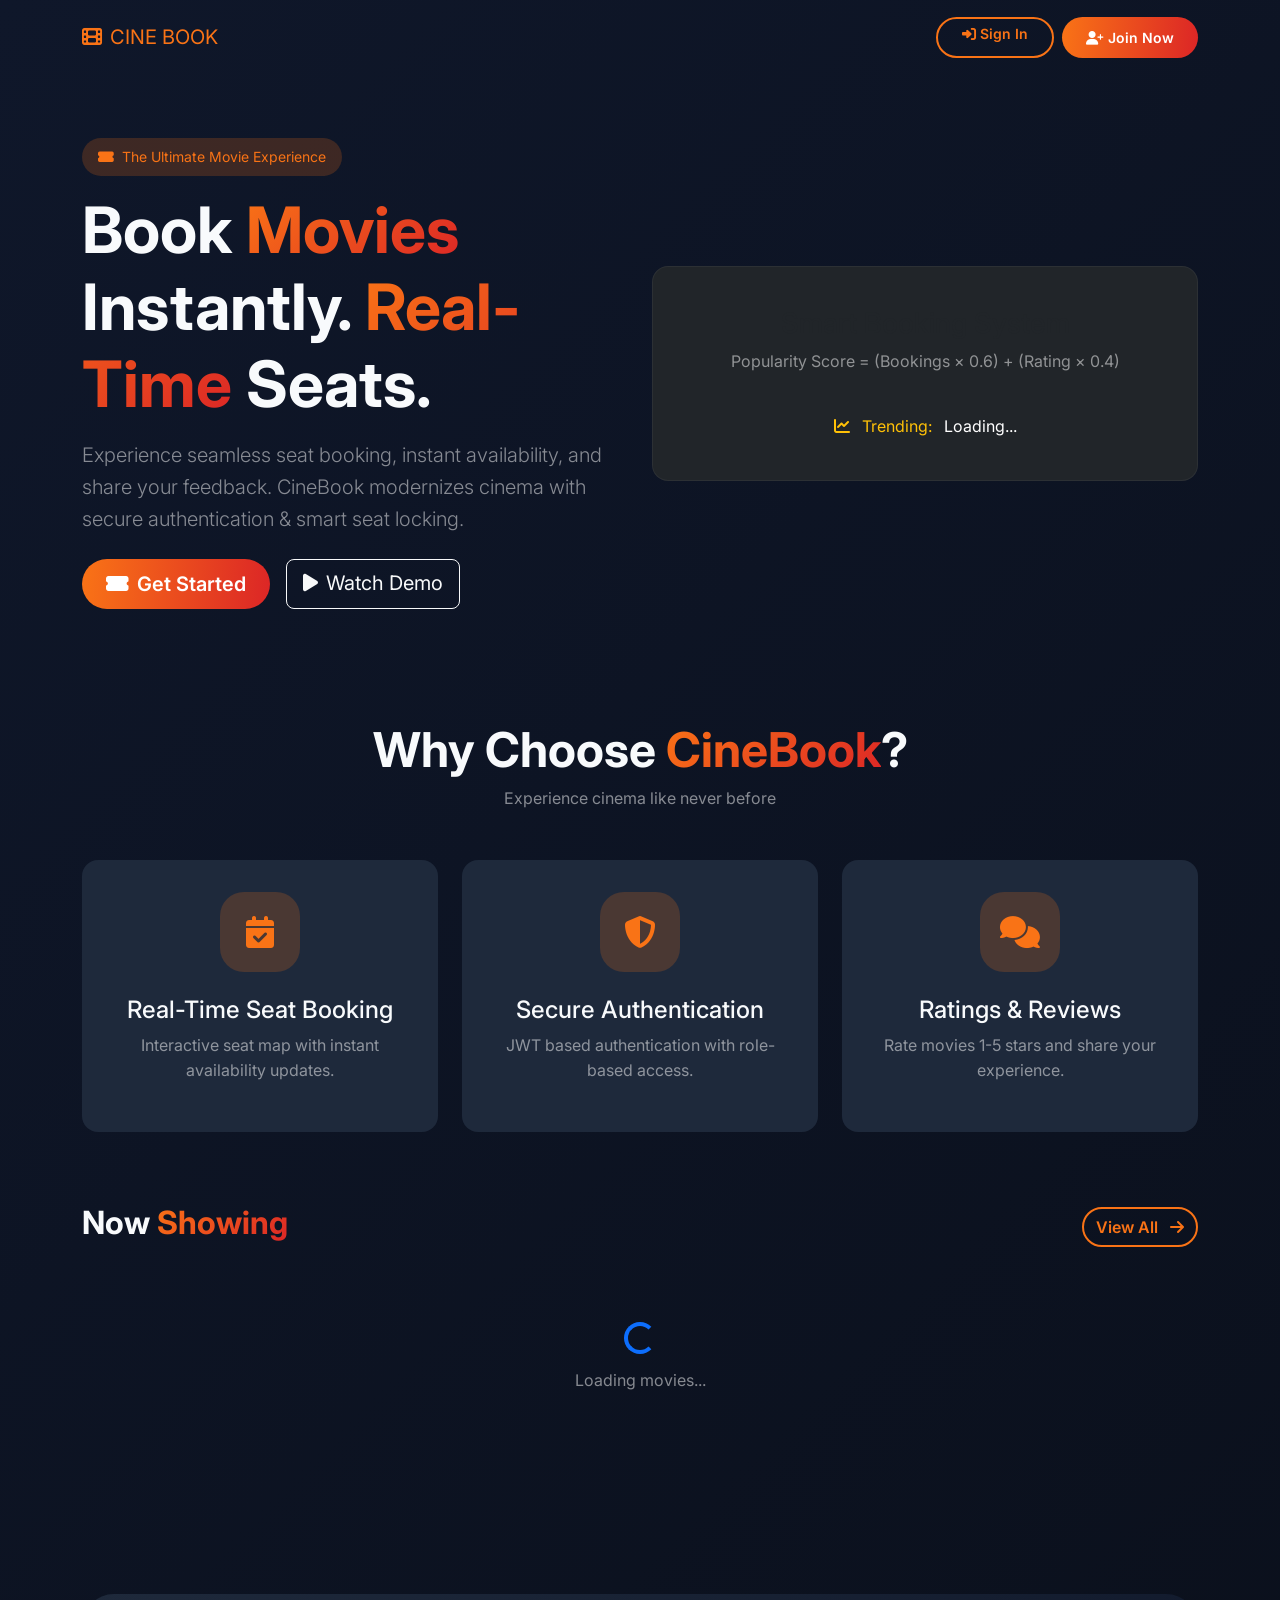
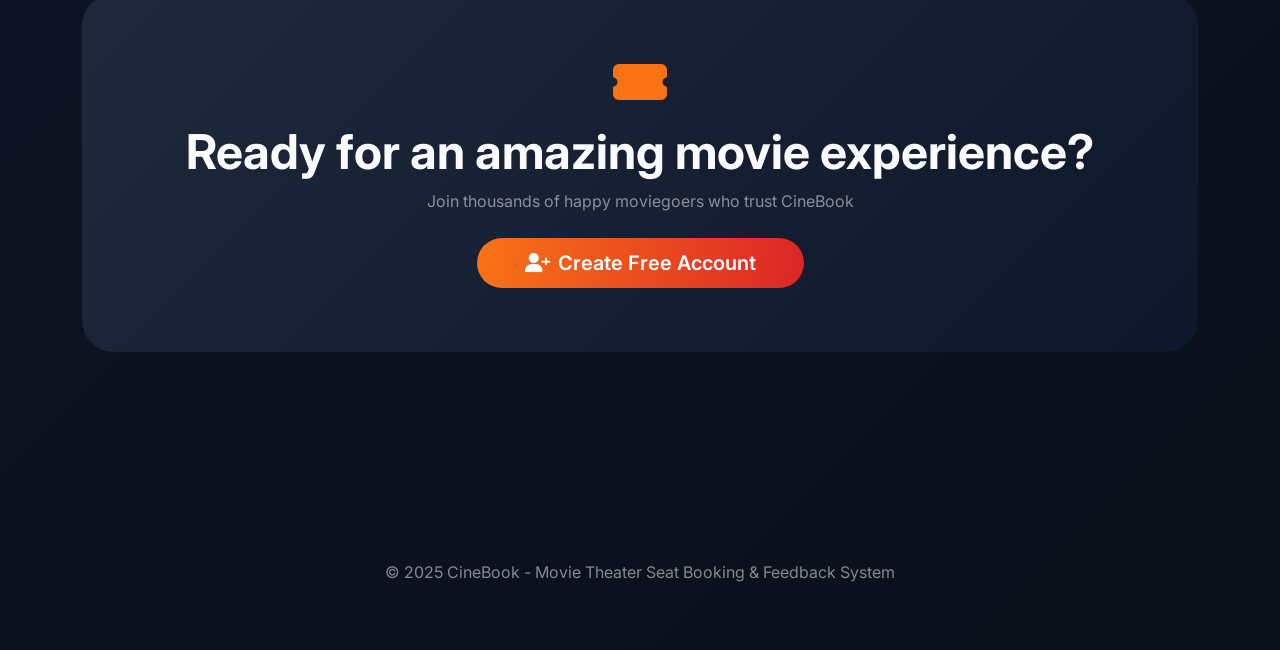
<file: frontend/index.html>
<!DOCTYPE html>
<html lang="en">
<head>
    <meta charset="UTF-8">
    <meta name="viewport" content="width=device-width, initial-scale=1.0">
    <title>CineBook - Premium Movie Booking Experience</title>

    <link rel="stylesheet" href="https://cdnjs.cloudflare.com/ajax/libs/font-awesome/6.4.0/css/all.min.css">
    <link href="https://cdn.jsdelivr.net/npm/bootstrap@5.3.0/dist/css/bootstrap.min.css" rel="stylesheet">
    <link href="https://fonts.googleapis.com/css2?family=Inter:wght@300;400;500;600;700;800&display=swap" rel="stylesheet">
    <link href="https://unpkg.com/aos@2.3.1/dist/aos.css" rel="stylesheet">
    <link rel="stylesheet" href="css/style.css">

    <style>
        .hero-section {
            padding: 4rem 0;
            position: relative;
            overflow: hidden;
        }
        .hero-badge {
            background: rgba(249, 115, 22, 0.2);
            padding: 0.5rem 1rem;
            border-radius: 50px;
            font-size: 0.875rem;
            color: var(--primary);
            display: inline-block;
            margin-bottom: 1rem;
        }
        .movie-card {
            background: #1e293b;
            border-radius: 1rem;
            overflow: hidden;
            transition: all 0.3s ease;
            cursor: pointer;
        }
        .movie-card:hover {
            transform: translateY(-8px);
            box-shadow: 0 20px 40px rgba(0,0,0,0.3);
        }
        .movie-poster {
            height: 280px;
            background: linear-gradient(135deg, #334155, #1e293b);
            display: flex;
            align-items: center;
            justify-content: center;
            position: relative;
        }
        .movie-rating {
            position: absolute;
            top: 1rem;
            right: 1rem;
            background: rgba(0,0,0,0.7);
            padding: 0.25rem 0.75rem;
            border-radius: 50px;
            font-size: 0.875rem;
            color: #fbbf24;
        }
        .feature-card {
            text-align: center;
            padding: 2rem;
            background: #1e293b;
            border-radius: 1rem;
            transition: all 0.3s ease;
        }
        .feature-card:hover {
            transform: translateY(-5px);
            background: #2d3a4e;
        }
        .feature-icon {
            width: 80px;
            height: 80px;
            background: rgba(249, 115, 22, 0.2);
            border-radius: 1.5rem;
            display: flex;
            align-items: center;
            justify-content: center;
            margin: 0 auto 1.5rem;
            font-size: 2rem;
            color: var(--primary);
        }
        .cta-section {
            background: linear-gradient(135deg, #1e293b, #0f172a);
            border-radius: 2rem;
            padding: 4rem;
            text-align: center;
            margin: 4rem 0;
        }
        @media (max-width: 768px) {
            .hero-section { padding: 2rem 0; }
            .cta-section { padding: 2rem; }
        }
    </style>
</head>
<body>

<nav class="navbar navbar-expand-lg py-3">
    <div class="container">
        <a class="navbar-brand" href="index.html" style="color:#f97316;">
            <i class="fas fa-film me-2"></i>CINE BOOK</a>
        <div class="ms-auto d-flex gap-2" id="navButtons"></div>
    </div>
</nav>

<section class="hero-section">
    <div class="container">
        <div class="row align-items-center">
            <div class="col-lg-6" data-aos="fade-right">
                <span class="hero-badge"><i class="fas fa-ticket-alt me-2"></i>The Ultimate Movie Experience</span>
                <h1 class="display-3 fw-bold mb-3">Book <span class="gradient-text">Movies</span><br>Instantly. <span class="gradient-text">Real-Time</span> Seats.</h1>
                <p class="lead text-white-50 mb-4">Experience seamless seat booking, instant availability, and share your feedback. CineBook modernizes cinema with secure authentication & smart seat locking.</p>
                <div class="d-flex gap-3 flex-wrap">
                    <a href="register.html" class="btn btn-primary btn-lg"><i class="fas fa-ticket-alt me-2"></i>Get Started</a>
                    <a href="#features" class="btn btn-outline-light btn-lg"><i class="fas fa-play me-2"></i>Watch Demo</a>
                </div>
            </div>
            <div class="col-lg-6" data-aos="fade-left">
                <div class="card p-4 text-center bg-dark">
                    <i class="fas fa-ticket-perforated" style="font-size: 4rem; color: var(--primary);"></i>
                    <h3 class="mt-3">Smart Booking System</h3>
                    <p class="text-white-50">Popularity Score = (Bookings × 0.6) + (Rating × 0.4)</p>
                    <div class="bg-darker p-3 rounded-4 mt-2" id="trendingMovie">
                        <i class="fas fa-chart-line text-warning me-2"></i>
                        <span class="text-warning">Trending:</span>
                        <span class="text-white ms-2">Loading...</span>
                    </div>
                </div>
            </div>
        </div>
    </div>
</section>

<section id="features" class="container py-5">
    <div class="text-center mb-5" data-aos="fade-up">
        <h2 class="display-5 fw-bold">Why Choose <span class="gradient-text">CineBook</span>?</h2>
        <p class="text-white-50">Experience cinema like never before</p>
    </div>
    <div class="row g-4">
        <div class="col-md-4" data-aos="fade-up" data-aos-delay="100">
            <div class="feature-card h-100">
                <div class="feature-icon"><i class="fas fa-calendar-check"></i></div>
                <h4>Real-Time Seat Booking</h4>
                <p class="text-white-50">Interactive seat map with instant availability updates.</p>
            </div>
        </div>
        <div class="col-md-4" data-aos="fade-up" data-aos-delay="200">
            <div class="feature-card h-100">
                <div class="feature-icon"><i class="fas fa-shield-alt"></i></div>
                <h4>Secure Authentication</h4>
                <p class="text-white-50">JWT based authentication with role-based access.</p>
            </div>
        </div>
        <div class="col-md-4" data-aos="fade-up" data-aos-delay="300">
            <div class="feature-card h-100">
                <div class="feature-icon"><i class="fas fa-comments"></i></div>
                <h4>Ratings & Reviews</h4>
                <p class="text-white-50">Rate movies 1-5 stars and share your experience.</p>
            </div>
        </div>
    </div>
</section>

<section class="container py-4">
    <div class="d-flex justify-content-between align-items-center mb-4">
        <h2 class="fw-bold">Now <span class="gradient-text">Showing</span></h2>
        <a href="movies.html" class="btn btn-outline-primary">View All <i class="fas fa-arrow-right ms-2"></i></a>
    </div>
    <div class="row g-4" id="featuredMovies">
        <div class="col-12 text-center py-5">
            <div class="spinner-border text-primary"></div>
            <p class="mt-2 text-white-50">Loading movies...</p>
        </div>
    </div>
</section>

<section class="container py-5">
    <div class="cta-section" data-aos="zoom-in">
        <i class="fas fa-ticket-alt" style="font-size: 3rem; color: var(--primary);"></i>
        <h2 class="display-5 fw-bold mt-3">Ready for an amazing movie experience?</h2>
        <p class="text-white-50 mb-4">Join thousands of happy moviegoers who trust CineBook</p>
        <a href="register.html" class="btn btn-primary btn-lg px-5"><i class="fas fa-user-plus me-2"></i>Create Free Account</a>
    </div>
</section>

<footer class="py-5 mt-5">
    <div class="container text-center text-white-50">
        <p>&copy; 2025 CineBook - Movie Theater Seat Booking & Feedback System</p>
    </div>
</footer>

<div class="toast-container position-fixed bottom-0 end-0 p-3"></div>
<div id="loadingSpinner" class="spinner-overlay"><div class="spinner"></div></div>

<script src="https://code.jquery.com/jquery-3.7.1.min.js"></script>
<script src="https://cdn.jsdelivr.net/npm/bootstrap@5.3.0/dist/js/bootstrap.bundle.min.js"></script>
<script src="https://unpkg.com/aos@2.3.1/dist/aos.js"></script>
<script src="js/api.js"></script>
<script src="js/common.js"></script>

<script>
    AOS.init({ duration: 800, once: true });

    function viewMovie(id) {
        window.location.href = `movie-details.html?id=${id}`;
    }

    function loadFeaturedMovies() {
        API.movies.getNowShowing(function(error, movies) {
            if (error) {
                $('#featuredMovies').html('<div class="col-12 text-center text-danger">Failed to load movies</div>');
                return;
            }

            if (movies.length > 0) {
                $('#trendingMovie span.text-white').text(movies[0].title + ' • ' + (movies[0].rating || 'New') + ' ⭐');
            }

            const featured = movies.slice(0, 4);
            if (featured.length === 0) {
                $('#featuredMovies').html('<div class="col-12 text-center text-white-50">No movies currently showing</div>');
                return;
            }

            $('#featuredMovies').html(featured.map(movie => `
                <div class="col-md-3" data-aos="fade-up">
                    <div class="movie-card" onclick="viewMovie(${movie.id})">
                        <div class="movie-poster">
                            ${movie.posterUrl ?
                `<img src="${movie.posterUrl}" style="width:100%; height:100%; object-fit:cover;">` :
                `<i class="fas fa-film" style="font-size: 4rem; color: var(--primary);"></i>`
            }
                            <div class="movie-rating"><i class="fas fa-star text-warning"></i> ${movie.rating || 'New'}</div>
                        </div>
                        <div class="p-3">
                            <h5 class="text-white mb-1">${escapeHtml(movie.title)}</h5>
                            <p class="text-white-50 small">${movie.duration} min • ${movie.genre || 'Action'}</p>
                            <div class="d-flex justify-content-between">
                                <span class="small text-white-50"><i class="fas fa-ticket-alt"></i> ${movie.totalBookings || 0} bookings</span>
                                <span class="badge bg-primary">${(movie.popularityScore || 0).toFixed(0)}%</span>
                            </div>
                        </div>
                    </div>
                </div>
            `).join(''));
        });
    }

    loadFeaturedMovies();
</script>
</body>
</html>
</file>
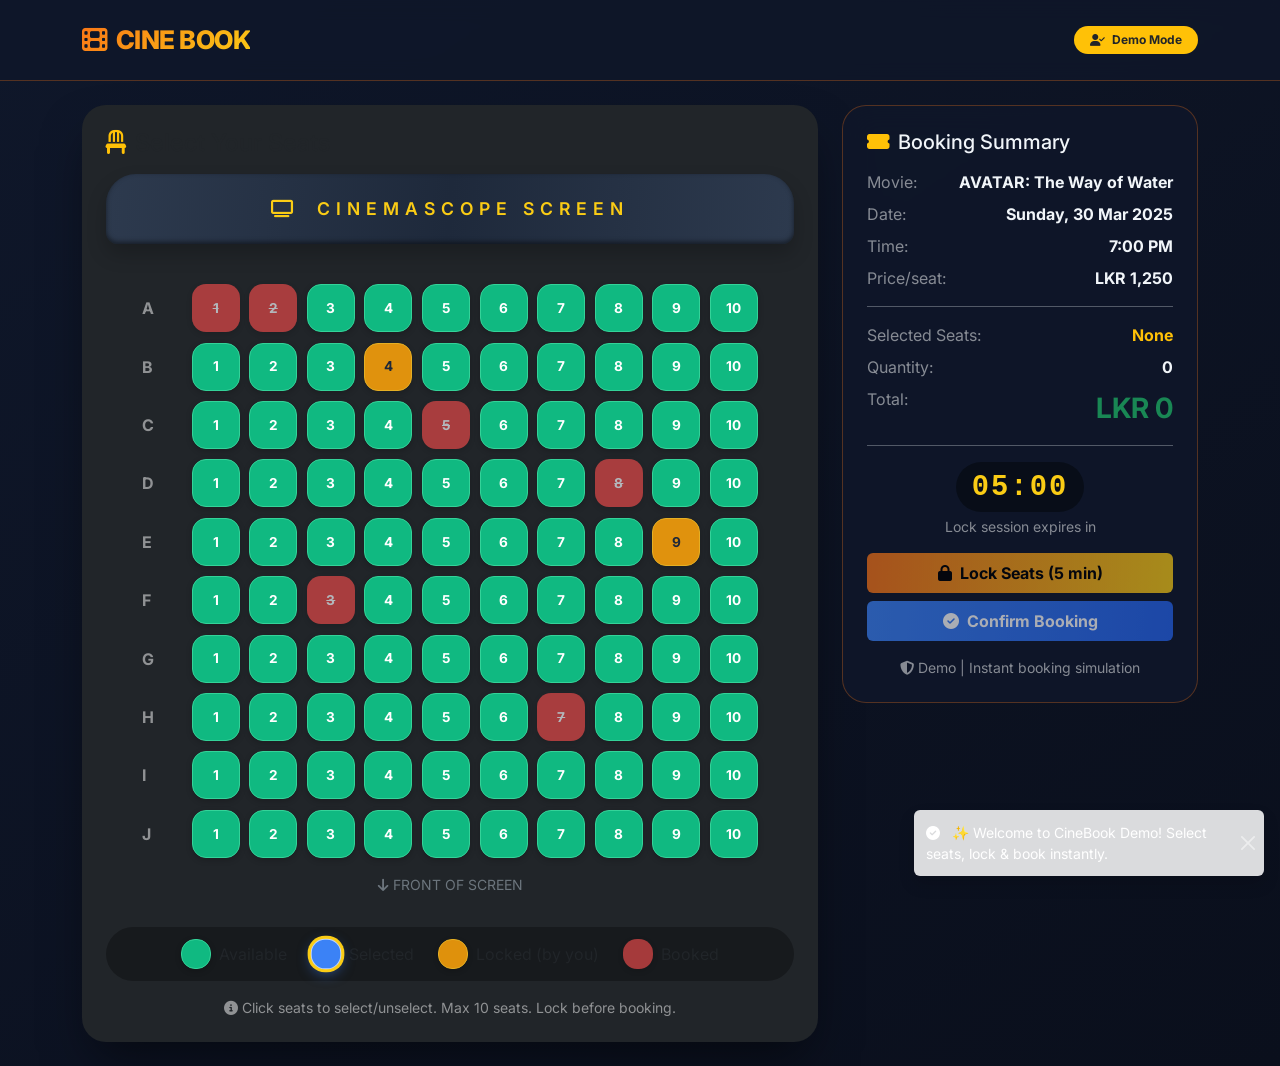
<file: frontend/booking.html>
<!DOCTYPE html>
<html lang="en">
<head>
    <meta charset="UTF-8">
    <meta name="viewport" content="width=device-width, initial-scale=1.0, user-scalable=yes">
    <title>CineBook - Select Seats | Instant Booking Simulator</title>
    <!-- Stylesheets -->
    <link rel="stylesheet" href="https://cdnjs.cloudflare.com/ajax/libs/font-awesome/6.4.0/css/all.min.css">
    <link href="https://cdn.jsdelivr.net/npm/bootstrap@5.3.0/dist/css/bootstrap.min.css" rel="stylesheet">
    <link href="https://fonts.googleapis.com/css2?family=Inter:wght@300;400;500;600;700;800&display=swap" rel="stylesheet">
    <style>
        * {
            margin: 0;
            padding: 0;
            box-sizing: border-box;
        }
        body {
            font-family: 'Inter', sans-serif;
            background: linear-gradient(145deg, #0f172a 0%, #0a0f1c 100%);
            color: #f1f5f9;
            min-height: 100vh;
        }
        .navbar {
            background: rgba(15, 23, 42, 0.9);
            backdrop-filter: blur(10px);
            border-bottom: 1px solid rgba(249, 115, 22, 0.3);
        }
        .navbar-brand {
            font-weight: 800;
            letter-spacing: -0.5px;
            font-size: 1.6rem;
            background: linear-gradient(135deg, #f97316, #facc15);
            -webkit-background-clip: text;
            background-clip: text;
            color: transparent !important;
        }
        .card {
            background: rgba(30, 41, 59, 0.8);
            backdrop-filter: blur(4px);
            border: 1px solid rgba(255,255,255,0.05);
            border-radius: 1.5rem;
            box-shadow: 0 25px 50px -12px rgba(0,0,0,0.5);
        }
        .screen {
            background: linear-gradient(95deg, #2d3a4e, #1e293b, #2d3a4e);
            height: 70px;
            border-radius: 30px 30px 12px 12px;
            text-align: center;
            line-height: 70px;
            font-weight: 600;
            letter-spacing: 6px;
            font-size: 1.1rem;
            box-shadow: inset 0 -2px 5px rgba(0,0,0,0.5), 0 10px 20px rgba(0,0,0,0.2);
            margin-bottom: 2rem;
            color: #facc15;
        }
        .seat-grid {
            max-width: 880px;
            margin: 0 auto;
            overflow-x: auto;
            padding: 0.5rem 0;
        }
        .seat-row {
            display: flex;
            justify-content: center;
            gap: 0.6rem;
            margin-bottom: 0.65rem;
            flex-wrap: nowrap;
            align-items: center;
        }
        .seat {
            width: 48px;
            height: 48px;
            display: flex;
            align-items: center;
            justify-content: center;
            border-radius: 14px;
            font-size: 0.85rem;
            font-weight: 700;
            cursor: pointer;
            transition: all 0.2s cubic-bezier(0.2, 0.9, 0.4, 1.1);
            box-shadow: 0 2px 6px rgba(0,0,0,0.2);
        }
        @media (max-width: 700px) {
            .seat { width: 38px; height: 38px; font-size: 0.7rem; border-radius: 10px; }
            .seat-row { gap: 0.35rem; }
        }
        @media (max-width: 550px) {
            .seat { width: 32px; height: 32px; font-size: 0.65rem; }
        }
        .seat-available {
            background: #10b981;
            color: white;
            border: 1px solid #34d399;
        }
        .seat-available:hover {
            background: #059669;
            transform: scale(1.08);
            box-shadow: 0 6px 12px rgba(16,185,129,0.3);
        }
        .seat-locked {
            background: #f59e0b;
            color: #1e293b;
            cursor: wait;
            opacity: 0.9;
            border: 1px solid #fbbf24;
        }
        .seat-booked {
            background: #ef4444;
            color: #f1f5f9;
            cursor: not-allowed;
            opacity: 0.7;
            text-decoration: line-through;
            filter: grayscale(0.1);
        }
        .seat-selected {
            background: #3b82f6;
            color: white;
            transform: scale(1.02);
            box-shadow: 0 0 0 3px #facc15, 0 4px 12px rgba(59,130,246,0.5);
            border: 1px solid #ffffffaa;
        }
        .booking-summary {
            position: sticky;
            top: 100px;
            background: #0f172ae6;
            backdrop-filter: blur(16px);
            border-radius: 1.5rem;
            padding: 1.5rem;
            border: 1px solid rgba(249,115,22,0.3);
        }
        .timer {
            font-family: 'Monaco', 'Courier New', monospace;
            font-size: 1.8rem;
            font-weight: 800;
            background: #00000066;
            display: inline-block;
            padding: 0.2rem 1rem;
            border-radius: 60px;
            letter-spacing: 2px;
            color: #facc15;
        }
        .expiring {
            animation: pulseWarning 0.8s ease-in-out infinite;
            color: #ff8c00;
            text-shadow: 0 0 5px red;
        }
        @keyframes pulseWarning {
            0% { opacity: 1; text-shadow: 0 0 0 red; }
            50% { opacity: 0.7; text-shadow: 0 0 6px #ff4444; }
            100% { opacity: 1; text-shadow: 0 0 0 red; }
        }
        .btn-warning {
            background: linear-gradient(95deg, #f97316, #facc15);
            border: none;
            font-weight: 700;
            color: #0f172a;
        }
        .btn-primary {
            background: linear-gradient(95deg, #3b82f6, #2563eb);
            border: none;
            font-weight: 700;
        }
        .toast-custom {
            background: #1e293b;
            color: white;
            border-left: 5px solid #f97316;
        }
        .spinner-overlay {
            display: none;
        }
        .legend-box {
            background: rgba(0,0,0,0.3);
            padding: 0.75rem 1rem;
            border-radius: 60px;
        }
        hr {
            opacity: 0.3;
        }
    </style>
</head>
<body>

<nav class="navbar navbar-expand-lg py-3">
    <div class="container">
        <a class="navbar-brand" href="#">
            <i class="fas fa-film me-2"></i>CINE BOOK
        </a>
        <div class="ms-auto d-flex gap-2" id="navButtons">
            <span class="badge bg-warning text-dark px-3 py-2 rounded-pill"><i class="fas fa-user-check me-1"></i> Demo Mode</span>
        </div>
    </div>
</nav>

<div class="container py-4">
    <div class="row g-4">
        <div class="col-lg-8">
            <div class="card p-4 bg-dark border-0">
                <h4 class="mb-3"><i class="fas fa-chair me-2 text-warning"></i>Select Your Seats</h4>
                <div class="screen">
                    <i class="fas fa-tv me-2"></i> CINEMASCOPE SCREEN
                </div>
                <div id="seatGrid">
                    <!-- Static seat layout will be injected directly -->
                </div>
                <div class="d-flex justify-content-center gap-4 mt-4 flex-wrap legend-box">
                    <div class="d-flex align-items-center gap-2"><span class="seat seat-available" style="width:30px;height:30px;display:inline-block;"></span> <span>Available</span></div>
                    <div class="d-flex align-items-center gap-2"><span class="seat seat-selected" style="width:30px;height:30px;display:inline-block;"></span> <span>Selected</span></div>
                    <div class="d-flex align-items-center gap-2"><span class="seat seat-locked" style="width:30px;height:30px;display:inline-block;"></span> <span>Locked (by you)</span></div>
                    <div class="d-flex align-items-center gap-2"><span class="seat seat-booked" style="width:30px;height:30px;display:inline-block;"></span> <span>Booked</span></div>
                </div>
                <div class="text-center mt-3 small text-white-50">
                    <i class="fas fa-info-circle"></i> Click seats to select/unselect. Max 10 seats. Lock before booking.
                </div>
            </div>
        </div>
        <div class="col-lg-4">
            <div class="booking-summary">
                <h5><i class="fas fa-ticket-alt text-warning me-2"></i>Booking Summary</h5>
                <div class="mb-3 mt-3">
                    <div class="d-flex justify-content-between"><span class="text-white-50">Movie:</span><strong id="movieTitle">AVATAR: The Way of Water</strong></div>
                    <div class="d-flex justify-content-between mt-2"><span class="text-white-50">Date:</span><strong id="showDate">Sunday, 30 Mar 2025</strong></div>
                    <div class="d-flex justify-content-between mt-2"><span class="text-white-50">Time:</span><strong id="showTime">7:00 PM</strong></div>
                    <div class="d-flex justify-content-between mt-2"><span class="text-white-50">Price/seat:</span><strong id="price">LKR 1250</strong></div>
                </div>
                <hr>
                <div class="mb-3">
                    <div class="d-flex justify-content-between"><span class="text-white-50">Selected Seats:</span><strong id="selectedSeats" class="text-warning">None</strong></div>
                    <div class="d-flex justify-content-between mt-2"><span class="text-white-50">Quantity:</span><strong id="seatCount">0</strong></div>
                    <div class="d-flex justify-content-between mt-2"><span class="text-white-50">Total:</span><strong id="totalAmount" class="text-success fs-3">LKR 0</strong></div>
                </div>
                <hr>
                <div class="text-center mb-3">
                    <div class="timer" id="timer">--:--</div>
                    <small class="text-white-50 mt-1 d-block">Lock session expires in</small>
                </div>
                <button id="lockBtn" class="btn btn-warning w-100 mb-2 py-2" disabled><i class="fas fa-lock me-2"></i>Lock Seats (5 min)</button>
                <button id="bookBtn" class="btn btn-primary w-100 py-2" disabled><i class="fas fa-check-circle me-2"></i>Confirm Booking</button>
                <div class="text-center mt-3 small text-white-50">
                    <i class="fas fa-shield-alt"></i> Demo | Instant booking simulation
                </div>
            </div>
        </div>
    </div>
</div>

<div class="toast-container position-fixed bottom-0 end-0 p-3" style="z-index: 1100;"></div>

<script src="https://code.jquery.com/jquery-3.7.1.min.js"></script>
<script src="https://cdn.jsdelivr.net/npm/bootstrap@5.3.0/dist/js/bootstrap.bundle.min.js"></script>

<script>
    // --------------------------------------------------------------
    //  COMPLETE STATIC SEAT BOOKING SYSTEM (No backend, no loading)
    //  Fully functional: seats, lock simulation, booking simulation
    // --------------------------------------------------------------

    // ---- Configuration ----
    const SHOW_PRICE = 1250;      // LKR per seat
    const MOVIE_TITLE = "AVATAR: The Way of Water";
    const SHOW_DATE = "Sunday, 30 Mar 2025";
    const SHOW_TIME = "7:00 PM";

    // Seat structure: 10 rows (A-J) each with 10 seats
    // Predefine some booked and locked seats for realistic demo
    // 5 booked seats, 2 locked (by other session simulation but we treat as unavailable)
    const INITIAL_BOOKED = ["A1", "A2", "C5", "D8", "F3", "H7"];
    const INITIAL_LOCKED_BY_OTHER = ["B4", "E9"];   // locked seats that are not yours

    // All seat numbers generation
    const rows = ['A','B','C','D','E','F','G','H','I','J'];
    const allSeats = [];
    rows.forEach(row => {
        for(let i=1; i<=10; i++) {
            allSeats.push(`${row}${i}`);
        }
    });

    // Global state
    let selectedSeats = [];          // currently selected (blue)
    let lockedSeats = [];            // seats that user locked (orange)
    let activeTimer = null;
    let lockExpiryTime = null;        // timestamp when lock expires
    let countdownInterval = null;

    // Helper to get seat status: 'AVAILABLE', 'BOOKED', 'LOCKED_BY_OTHER', 'LOCKED_BY_USER'
    function getSeatStatus(seatNum) {
        if (lockedSeats.includes(seatNum)) return 'LOCKED_BY_USER';
        if (INITIAL_BOOKED.includes(seatNum)) return 'BOOKED';
        if (INITIAL_LOCKED_BY_OTHER.includes(seatNum)) return 'LOCKED_BY_OTHER';
        return 'AVAILABLE';
    }

    // Check if seat is selectable (available OR locked by user itself but we handle specially)
    function isSelectable(seatNum) {
        const status = getSeatStatus(seatNum);
        if (status === 'AVAILABLE') return true;
        if (status === 'LOCKED_BY_USER') return true;   // user can still manage selected from locked
        return false;
    }

    // Render the entire seat grid
    function renderSeatGrid() {
        let html = '<div class="seat-grid">';
        rows.forEach(row => {
            html += `<div class="seat-row"><div class="text-white-50 me-2 fw-bold" style="width: 32px;">${row}</div>`;
            for(let i=1; i<=10; i++) {
                const seatNum = `${row}${i}`;
                const statusRaw = getSeatStatus(seatNum);
                let displayClass = '';
                let isSelected = selectedSeats.includes(seatNum);
                let interactive = true;
                let tooltip = '';

                // Determine visual class and interaction
                if (isSelected) {
                    displayClass = 'seat-selected';
                } else {
                    if (statusRaw === 'BOOKED') {
                        displayClass = 'seat-booked';
                        interactive = false;
                        tooltip = 'Already booked';
                    } else if (statusRaw === 'LOCKED_BY_OTHER') {
                        displayClass = 'seat-locked';
                        interactive = false;
                        tooltip = 'Locked by another user';
                    } else if (statusRaw === 'LOCKED_BY_USER') {
                        displayClass = 'seat-locked';
                        interactive = true;
                        tooltip = 'Locked by you (click to select)';
                    } else if (statusRaw === 'AVAILABLE') {
                        displayClass = 'seat-available';
                        interactive = true;
                        tooltip = 'Available';
                    }
                }

                const onclickAttr = interactive ? `onclick="toggleSeat('${seatNum}')"` : '';
                const titleAttr = tooltip ? `title="${tooltip}"` : '';
                html += `<div class="seat ${displayClass}" data-seat="${seatNum}" ${onclickAttr} ${titleAttr}>${i}</div>`;
            }
            html += `</div>`;
        });
        // add row indicator end
        html += `<div class="text-center mt-3 small text-secondary"><i class="fas fa-arrow-down"></i> FRONT OF SCREEN</div>`;
        html += '</div>';
        document.getElementById('seatGrid').innerHTML = html;
        updateSummaryAndButtons();
    }

    // Toggle seat selection (only if seat is available or already locked by user)
    function toggleSeat(seatNum) {
        const status = getSeatStatus(seatNum);
        // Cannot select booked or other-locked
        if (status === 'BOOKED') {
            showFloatingToast(`Seat ${seatNum} is already BOOKED`, 'error');
            return;
        }
        if (status === 'LOCKED_BY_OTHER') {
            showFloatingToast(`Seat ${seatNum} is locked by another user`, 'warning');
            return;
        }

        const index = selectedSeats.indexOf(seatNum);
        if (index === -1) {
            // Add seat
            if (selectedSeats.length >= 10) {
                showFloatingToast('Maximum 10 seats per booking', 'warning');
                return;
            }
            selectedSeats.push(seatNum);
            showFloatingToast(`Seat ${seatNum} added`, 'success');
        } else {
            // Remove seat
            selectedSeats.splice(index, 1);
            showFloatingToast(`Seat ${seatNum} removed`, 'info');
        }
        renderSeatGrid();  // re-render to update highlights
    }

    // Update summary panel and button states
    function updateSummaryAndButtons() {
        const count = selectedSeats.length;
        const total = count * SHOW_PRICE;
        document.getElementById('selectedSeats').innerHTML = count ? selectedSeats.join(', ') : 'None';
        document.getElementById('seatCount').innerText = count;
        document.getElementById('totalAmount').innerHTML = `LKR ${total.toLocaleString()}`;

        // Lock button: enabled only if at least 1 seat selected AND no active lock timer (or lock expired)
        const hasActiveLock = (lockExpiryTime && lockExpiryTime > Date.now());
        const lockBtn = document.getElementById('lockBtn');
        if (!hasActiveLock) {
            lockBtn.disabled = (count === 0);
            lockBtn.innerHTML = '<i class="fas fa-lock me-2"></i>Lock Seats (5 min)';
        } else {
            lockBtn.disabled = true;
            lockBtn.innerHTML = '<i class="fas fa-hourglass-half me-2"></i>Locked Active';
        }

        // Book button: enabled only if all selected seats are exactly the locked seats (user must lock first)
        let allSelectedAreLocked = false;
        if (lockedSeats.length > 0 && selectedSeats.length === lockedSeats.length) {
            allSelectedAreLocked = selectedSeats.every(seat => lockedSeats.includes(seat));
        } else {
            allSelectedAreLocked = false;
        }
        const bookBtn = document.getElementById('bookBtn');
        bookBtn.disabled = !(allSelectedAreLocked && hasActiveLock && selectedSeats.length > 0);
    }

    // Lock seats action (simulate backend lock)
    function lockSeatsAction() {
        if (!selectedSeats.length) {
            showFloatingToast('Please select at least one seat', 'warning');
            return;
        }
        // clear any previous lock timer
        if (countdownInterval) clearInterval(countdownInterval);

        // Validate that all selected seats are currently available (not booked / not other-locked)
        for(let seat of selectedSeats) {
            const status = getSeatStatus(seat);
            if (status === 'BOOKED') {
                showFloatingToast(`Seat ${seat} is already BOOKED, cannot lock`, 'error');
                return;
            }
            if (status === 'LOCKED_BY_OTHER') {
                showFloatingToast(`Seat ${seat} is locked by someone else`, 'error');
                return;
            }
        }

        // Perform lock: set lockedSeats = selectedSeats (copy)
        lockedSeats = [...selectedSeats];
        // Set lock expiry: 5 minutes from now
        lockExpiryTime = Date.now() + (5 * 60 * 1000);
        startTimerDisplay();
        showFloatingToast(`✅ ${lockedSeats.length} seat(s) locked for 5 minutes! Complete booking now.`, 'success');
        renderSeatGrid();  // re-render shows locked seats in orange
        updateSummaryAndButtons();
    }

    // Timer countdown for lock
    function startTimerDisplay() {
        if (countdownInterval) clearInterval(countdownInterval);
        const timerElement = document.getElementById('timer');

        function updateTimer() {
            if (!lockExpiryTime) {
                timerElement.innerText = '--:--';
                timerElement.classList.remove('expiring');
                return;
            }
            const remaining = lockExpiryTime - Date.now();
            if (remaining <= 0) {
                // Lock expired
                clearInterval(countdownInterval);
                timerElement.innerText = 'EXPIRED';
                timerElement.classList.add('expiring');
                // release locks
                lockedSeats = [];
                lockExpiryTime = null;
                // Also clear selected seats to force re-selection?
                // Better keep selected but they will appear as available, but we also reset selected array to avoid confusion
                selectedSeats = [];
                renderSeatGrid();
                showFloatingToast('⏰ Seat lock expired! Please select seats again.', 'warning');
                updateSummaryAndButtons();
                return;
            }
            const minutes = Math.floor(remaining / 60000);
            const seconds = Math.floor((remaining % 60000) / 1000);
            timerElement.innerText = `${minutes.toString().padStart(2,'0')}:${seconds.toString().padStart(2,'0')}`;
            if (remaining < 60000) {
                timerElement.classList.add('expiring');
            } else {
                timerElement.classList.remove('expiring');
            }
        }
        updateTimer();
        countdownInterval = setInterval(updateTimer, 1000);
    }

    // Confirm booking simulation
    function confirmBooking() {
        if (!lockedSeats.length || !lockExpiryTime || lockExpiryTime <= Date.now()) {
            showFloatingToast('Your lock has expired or no locked seats. Please lock seats again.', 'error');
            return;
        }
        if (selectedSeats.length === 0 || selectedSeats.length !== lockedSeats.length) {
            showFloatingToast('Please select the locked seats before confirming', 'warning');
            return;
        }
        const allMatch = selectedSeats.every(s => lockedSeats.includes(s));
        if (!allMatch) {
            showFloatingToast('Booking mismatch: selected seats differ from locked set', 'error');
            return;
        }

        // Simulate booking success: In real system we would call API.
        // Mark these seats as BOOKED permanently for demo (so they become red after refresh)
        for(let seat of lockedSeats) {
            if (!INITIAL_BOOKED.includes(seat)) {
                INITIAL_BOOKED.push(seat);
            }
        }
        // Remove from locked set and reset selection
        lockedSeats = [];
        selectedSeats = [];
        if (countdownInterval) clearInterval(countdownInterval);
        lockExpiryTime = null;
        document.getElementById('timer').innerText = 'BOOKED!';

        // Re-render seat grid with updated booked seats
        renderSeatGrid();
        showFloatingToast(`🎉 Booking confirmed! Seats: ${lockedSeats.length ? '...' : 'Done'} Enjoy the movie!`, 'success');
        updateSummaryAndButtons();
        // disable lock/book after success
        document.getElementById('lockBtn').disabled = true;
        document.getElementById('bookBtn').disabled = true;
        // show final message
        setTimeout(() => {
            showFloatingToast('Demo: your tickets are confirmed. Refresh page to reset demo seats.', 'info');
        }, 2000);
    }

    // Custom Toast messages (no external toast library)
    function showFloatingToast(message, type = 'info') {
        const container = document.querySelector('.toast-container');
        const toastId = 'toast-' + Date.now();
        const bgClass = type === 'success' ? 'bg-success' : (type === 'error' ? 'bg-danger' : (type === 'warning' ? 'bg-warning text-dark' : 'bg-secondary'));
        const icon = type === 'success' ? 'fa-check-circle' : (type === 'error' ? 'fa-exclamation-triangle' : (type === 'warning' ? 'fa-clock' : 'fa-info-circle'));
        const toastHtml = `
            <div id="${toastId}" class="toast align-items-center text-white ${bgClass.includes('warning') ? 'text-dark' : 'text-white'} border-0 mb-2" role="alert" aria-live="assertive" aria-atomic="true" data-bs-autohide="true" data-bs-delay="3000">
                <div class="d-flex">
                    <div class="toast-body">
                        <i class="fas ${icon} me-2"></i> ${message}
                    </div>
                    <button type="button" class="btn-close btn-close-white me-2 m-auto" data-bs-dismiss="toast"></button>
                </div>
            </div>
        `;
        container.insertAdjacentHTML('beforeend', toastHtml);
        const toastEl = document.getElementById(toastId);
        const bsToast = new bootstrap.Toast(toastEl, { delay: 2800 });
        bsToast.show();
        toastEl.addEventListener('hidden.bs.toast', () => { toastEl.remove(); });
    }

    // Helper to display movie details
    function setMovieDetails() {
        document.getElementById('movieTitle').innerText = MOVIE_TITLE;
        document.getElementById('showDate').innerText = SHOW_DATE;
        document.getElementById('showTime').innerText = SHOW_TIME;
        document.getElementById('price').innerText = `LKR ${SHOW_PRICE.toLocaleString()}`;
    }

    // Reset any existing lock on page load (clean state)
    function resetSession() {
        if (countdownInterval) clearInterval(countdownInterval);
        lockedSeats = [];
        selectedSeats = [];
        lockExpiryTime = null;
        document.getElementById('timer').innerText = '05:00';
        document.getElementById('timer').classList.remove('expiring');
        renderSeatGrid();
        updateSummaryAndButtons();
    }

    // Event listeners
    document.getElementById('lockBtn').addEventListener('click', lockSeatsAction);
    document.getElementById('bookBtn').addEventListener('click', confirmBooking);

    // Initialize page: no loading screen, direct seat rendering
    setMovieDetails();
    resetSession();

    // Additional reset if needed after booking simulation
    window.resetDemo = function() {
        // not needed but for manual, but we don't reload because we already have internal booking persistence
        showFloatingToast('Demo fully interactive. Refresh page to reset all seats to original state.', 'info');
    };

    // Show welcome toast
    setTimeout(() => {
        showFloatingToast('✨ Welcome to CineBook Demo! Select seats, lock & book instantly.', 'success');
    }, 500);
</script>
</body>
</html>
</file>
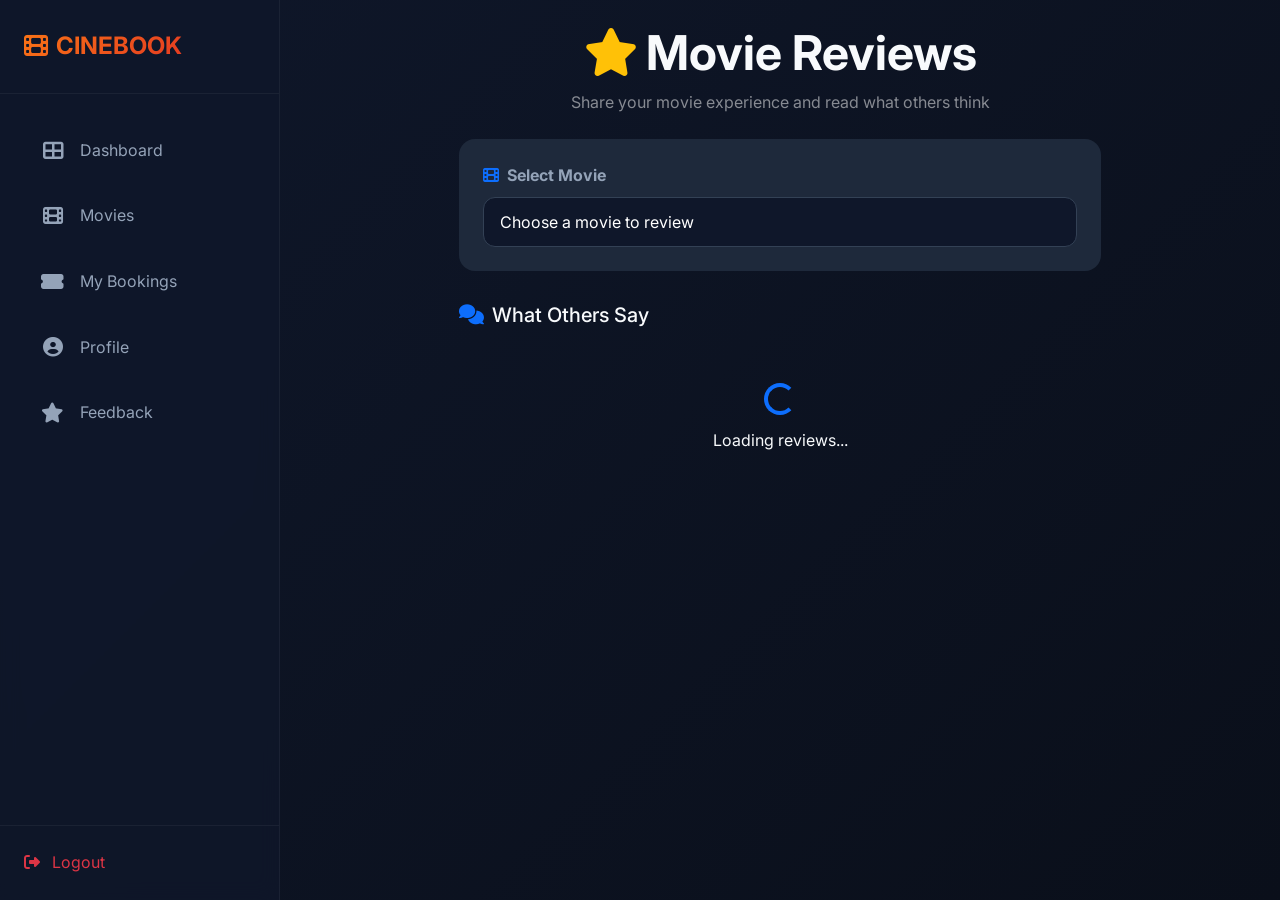
<file: frontend/feedback.html>
<!DOCTYPE html>
<html lang="en">
<head>
    <meta charset="UTF-8">
    <meta name="viewport" content="width=device-width, initial-scale=1.0">
    <title>CineBook - Movie Reviews</title>
    <link rel="stylesheet" href="https://cdnjs.cloudflare.com/ajax/libs/font-awesome/6.4.0/css/all.min.css">
    <link href="https://cdn.jsdelivr.net/npm/bootstrap@5.3.0/dist/css/bootstrap.min.css" rel="stylesheet">
    <link href="https://fonts.googleapis.com/css2?family=Inter:wght@300;400;500;600;700;800&display=swap" rel="stylesheet">
    <link rel="stylesheet" href="css/style.css">
    <link rel="stylesheet" href="css/sidebar.css">
    <style>
        .rating-star { font-size: 2rem; cursor: pointer; color: #4b5563; transition: all 0.2s; }
        .rating-star:hover, .rating-star.active { color: #fbbf24; transform: scale(1.1); }
        .review-card { background: #1e293b; border-radius: 1rem; padding: 1rem; margin-bottom: 1rem; transition: all 0.3s ease; }
        .review-card:hover { transform: translateX(5px); background: #2d3a4e; }
        .reviewer-avatar { width: 50px; height: 50px; background: linear-gradient(135deg, #f97316, #dc2626); border-radius: 50%; display: flex; align-items: center; justify-content: center; font-weight: bold; font-size: 1.2rem; }
        .movie-selector { background: #1e293b; border-radius: 1rem; padding: 1.5rem; margin-bottom: 2rem; }
        .rating-summary { background: #1e293b; border-radius: 1rem; padding: 1.5rem; text-align: center; margin-bottom: 2rem; }
        .big-rating { font-size: 3rem; font-weight: 800; color: #f97316; }
    </style>
</head>
<body>

<div class="wrapper">
    <!-- Sidebar -->
    <nav id="sidebar">
        <div class="sidebar-header">
            <h3 class="gradient-text"><i class="fas fa-film me-2"></i>CINEBOOK</h3>
        </div>

        <ul class="list-unstyled components" id="sidebarMenu">
            <li><a href="dashboard.html"><i class="fas fa-th-large"></i> Dashboard</a></li>
            <li><a href="movies.html"><i class="fas fa-film"></i> Movies</a></li>
            <li><a href="my-bookings.html"><i class="fas fa-ticket-alt"></i> My Bookings</a></li>
            <li><a href="profile.html"><i class="fas fa-user-circle"></i> Profile</a></li>
            <li><a href="feedback.html"><i class="fas fa-star"></i> Feedback</a></li>
        </ul>

        <div class="sidebar-footer">
            <a href="#" class="logout-btn text-danger text-decoration-none">
                <i class="fas fa-sign-out-alt me-2"></i> Logout
            </a>
        </div>
    </nav>

    <!-- Page Content -->
    <div id="content">
        <button type="button" id="sidebarCollapse" class="btn">
            <i class="fas fa-bars"></i>
        </button>

        <nav class="navbar navbar-expand-lg py-3 d-md-none">
            <div class="container-fluid">
                <a class="navbar-brand" href="index.html" style="color:#f97316;">
                    <i class="fas fa-film me-2"></i>CINE BOOK</a>
            </div>
        </nav>

        <div class="container py-4">
    <div class="row"><div class="col-lg-8 mx-auto"><div class="text-center mb-4"><h1 class="display-5 fw-bold"><i class="fas fa-star text-warning me-2"></i>Movie Reviews</h1><p class="text-white-50">Share your movie experience and read what others think</p></div>

        <div class="movie-selector"><label class="form-label fw-bold"><i class="fas fa-film text-primary me-2"></i>Select Movie</label><select id="movieSelect" class="form-select"><option value="">Choose a movie to review</option></select></div>

        <div id="ratingSummary" class="rating-summary" style="display:none;"><div class="row"><div class="col-md-4"><div class="big-rating" id="avgRating">0.0</div><div id="starRating"></div><small id="ratingCount" class="text-white-50">0 reviews</small></div><div class="col-md-8"><div id="ratingBars"></div></div></div></div>

        <div class="card p-4 mb-4" id="reviewForm" style="display:none;"><h5><i class="fas fa-edit text-primary me-2"></i>Write a Review</h5><div class="rating-input text-center" id="ratingStars"><i class="fas fa-star rating-star" data-rating="1"></i><i class="fas fa-star rating-star" data-rating="2"></i><i class="fas fa-star rating-star" data-rating="3"></i><i class="fas fa-star rating-star" data-rating="4"></i><i class="fas fa-star rating-star" data-rating="5"></i></div>
            <textarea id="reviewComment" class="form-control mb-3" rows="4" placeholder="Share your thoughts about the movie..."></textarea>
            <button id="submitReviewBtn" class="btn btn-primary"><i class="fas fa-paper-plane me-2"></i>Submit Review</button>
            <div id="myReviewInfo" class="mt-3 text-center text-white-50 small"></div></div>

        <h5><i class="fas fa-comments text-primary me-2"></i>What Others Say</h5>
        <div id="reviewsList"><div class="text-center py-5"><div class="spinner-border text-primary"></div><p class="mt-2">Loading reviews...</p></div></div>
    </div></div>
</div>

<div class="toast-container"></div>
<div id="loadingSpinner" class="spinner-overlay"><div class="spinner"></div></div>

</div>
</div>
</div>

<script src="js/api.js"></script>
<script src="js/common.js"></script>
<script src="js/sidebar.js"></script>
<script>
    // Adjust sidebar based on role
    $(document).ready(function() {
        const user = JSON.parse(localStorage.getItem('user'));
        if (user && user.role === 'ADMIN') {
            $('#sidebar .sidebar-header h3').html('<i class="fas fa-crown me-2"></i>ADMIN PANEL');
            $('#sidebarMenu').html(`
                <li><a href="admin-dashboard.html"><i class="fas fa-chart-line"></i> Overview</a></li>
                <li><a href="manage-users.html"><i class="fas fa-users"></i> Manage Users</a></li>
                <li><a href="movies.html"><i class="fas fa-film"></i> Manage Movies</a></li>
                <li><a href="my-bookings.html"><i class="fas fa-ticket-alt"></i> All Bookings</a></li>
                <li><a href="payments.html"><i class="fas fa-money-bill-wave"></i> Payments</a></li>
            `);
        }
    });
</script>

<script>
    let movies = [], selectedRating = 0, currentMovieId = null, userReview = null;

    if (!isLoggedIn()) { showToast('Please login to submit reviews', 'warning'); setTimeout(() => { window.location.href = 'login.html'; }, 1500); }

    function loadMovies() {
        API.movies.getAll(function(error, data) {
            if (!error) { movies = data; $('#movieSelect').html('<option value="">-- Select a movie --</option>' + movies.map(m => `<option value="${m.id}">${escapeHtml(m.title)}</option>`).join('')); }
        });
    }

    function loadReviews(movieId) {
        API.feedback.getByMovie(movieId, function(error, reviews) {
            if (error) { $('#reviewsList').html('<div class="text-center text-danger">Failed to load reviews</div>'); return; }
            displayReviews(reviews);
            if (reviews.length) {
                let avg = reviews.reduce((s,r)=>s+r.rating,0)/reviews.length, counts=[0,0,0,0,0];
                reviews.forEach(r=>counts[r.rating-1]++);
                $('#avgRating').text(avg.toFixed(1));
                $('#starRating').html(renderStars(avg));
                $('#ratingCount').text(`${reviews.length} reviews`);
                let barsHtml = '';
                for (let i=5;i>=1;i--) { let p = (counts[i-1]/reviews.length)*100; barsHtml += `<div class="d-flex align-items-center mb-2"><span class="text-warning me-2" style="width:30px;">${i}★</span><div class="flex-grow-1 bg-secondary rounded" style="height:8px;"><div class="bg-warning rounded" style="width:${p}%;height:8px;"></div></div><span class="text-white-50 ms-2">${counts[i-1]}</span></div>`; }
                $('#ratingBars').html(barsHtml);
                $('#ratingSummary').show();
            } else $('#ratingSummary').hide();

            API.feedback.getUserFeedback(movieId, function(err, review) {
                userReview = review;
                if (userReview) { $('#myReviewInfo').html(`<i class="fas fa-check-circle text-success"></i> You rated ${userReview.rating}★: "${userReview.comment}"`); selectedRating = userReview.rating; updateStars(selectedRating); $('#reviewComment').val(userReview.comment); $('#submitReviewBtn').html('<i class="fas fa-edit me-2"></i>Update Review'); }
                else { $('#myReviewInfo').html(''); selectedRating = 0; updateStars(0); $('#reviewComment').val(''); $('#submitReviewBtn').html('<i class="fas fa-paper-plane me-2"></i>Submit Review'); }
            });
        });
    }

    function displayReviews(reviews) {
        if (!reviews.length) { $('#reviewsList').html('<div class="text-center py-5"><i class="fas fa-star fa-3x text-secondary"></i><h5 class="mt-3">No reviews yet</h5><p class="text-white-50">Be the first to review!</p></div>'); return; }
        $('#reviewsList').html(reviews.map(r => `<div class="review-card"><div class="d-flex gap-3"><div class="reviewer-avatar">${r.userName.charAt(0).toUpperCase()}</div><div><div class="d-flex justify-content-between"><div><strong class="text-white">${escapeHtml(r.userName)}</strong><div class="text-warning small">${renderStars(r.rating)}</div></div><small class="text-white-50">${formatDate(r.createdDate)}</small></div><p class="text-white-50 mt-2 mb-0">${escapeHtml(r.comment)}</p></div></div></div>`).join(''));
    }

    function updateStars(rating) { $('.rating-star').each(function() { let star = parseInt($(this).data('rating')); if (star <= rating) $(this).addClass('active'); else $(this).removeClass('active'); }); }

    $('#movieSelect').on('change', function() {
        currentMovieId = parseInt($(this).val());
        if (currentMovieId) { $('#reviewForm').show(); loadReviews(currentMovieId); }
        else { $('#reviewForm').hide(); $('#ratingSummary').hide(); $('#reviewsList').html('<div class="text-center text-white-50 py-5">Select a movie to see reviews</div>'); }
    });

    $('.rating-star').on('click', function() { selectedRating = parseInt($(this).data('rating')); updateStars(selectedRating); });

    $('#submitReviewBtn').on('click', function() {
        if (!currentMovieId) { showToast('Please select a movie', 'warning'); return; }
        if (!selectedRating) { showToast('Please select a rating', 'warning'); return; }
        let comment = $('#reviewComment').val();
        if (!comment.trim()) { showToast('Please write a review', 'warning'); return; }
        let btn = $(this), orig = btn.html(); btn.html('<i class="fas fa-spinner fa-spin"></i> Submitting...').prop('disabled', true);
        let method = userReview ? () => API.feedback.update(userReview.id, { movieId: currentMovieId, rating: selectedRating, comment }, callback) : () => API.feedback.submit({ movieId: currentMovieId, rating: selectedRating, comment }, callback);
        function callback(error) {
            if (error) showToast(error.message || 'Failed to submit', 'error');
            else { showToast(userReview ? 'Review updated!' : 'Thank you for your review!', 'success'); loadReviews(currentMovieId); }
            btn.html(orig).prop('disabled', false);
        }
        method();
    });

    loadMovies();
</script>
</body>
</html>
</file>
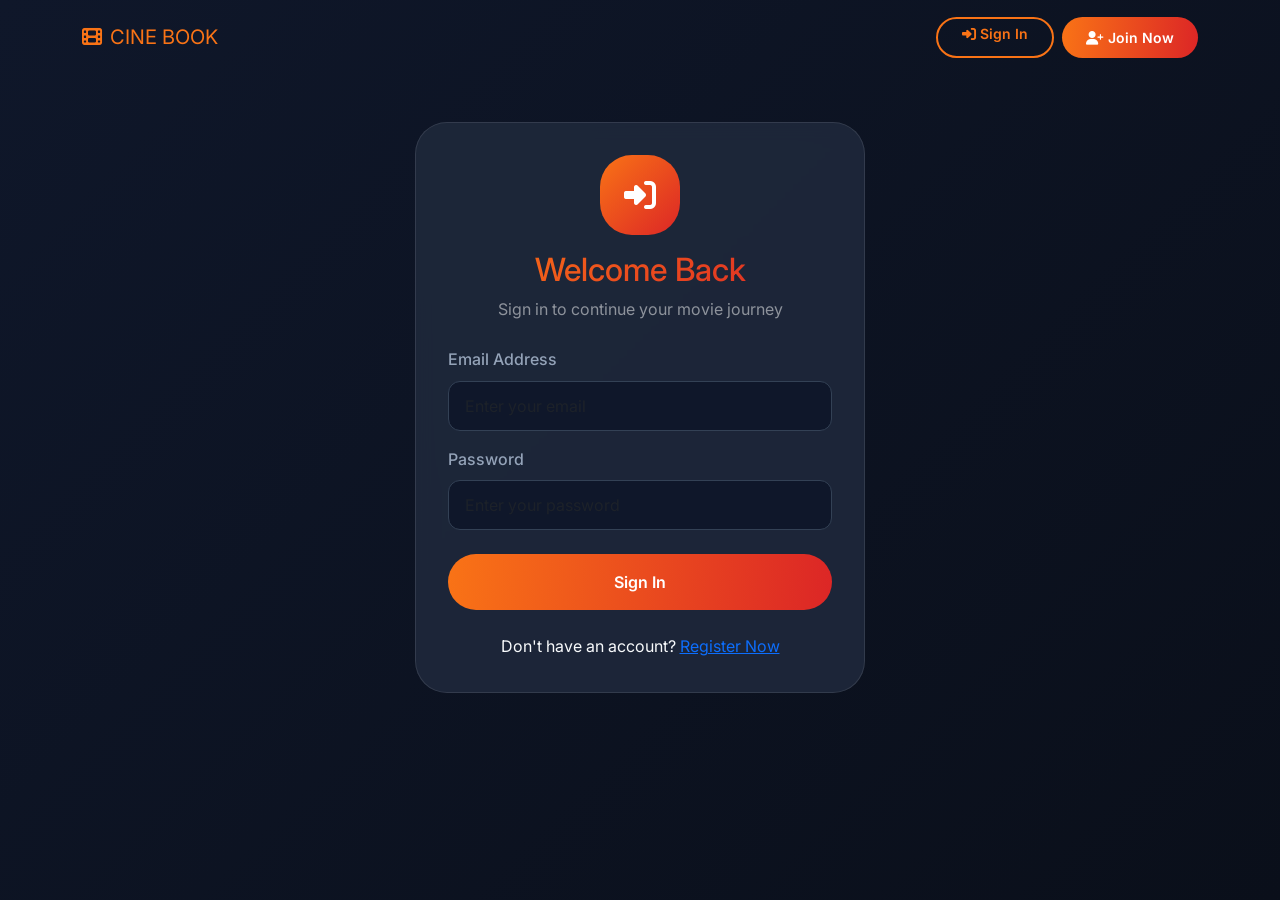
<file: frontend/login.html>
<!DOCTYPE html>
<html lang="en">
<head>
    <meta charset="UTF-8">
    <meta name="viewport" content="width=device-width, initial-scale=1.0">
    <title>CineBook - Sign In</title>
    <link rel="stylesheet" href="https://cdnjs.cloudflare.com/ajax/libs/font-awesome/6.4.0/css/all.min.css">
    <link href="https://cdn.jsdelivr.net/npm/bootstrap@5.3.0/dist/css/bootstrap.min.css" rel="stylesheet">
    <link href="https://fonts.googleapis.com/css2?family=Inter:wght@300;400;500;600;700;800&display=swap" rel="stylesheet">
    <link rel="stylesheet" href="css/style.css">
    <style>
        .login-card {
            max-width: 450px;
            margin: 0 auto;
            background: rgba(30, 41, 59, 0.9);
            backdrop-filter: blur(10px);
            border-radius: 2rem;
            padding: 2rem;
            border: 1px solid rgba(255,255,255,0.1);
        }
        .login-icon {
            width: 80px;
            height: 80px;
            background: linear-gradient(135deg, var(--primary), var(--secondary));
            border-radius: 2rem;
            display: flex;
            align-items: center;
            justify-content: center;
            margin: 0 auto 1rem;
            font-size: 2rem;
            color: white;
        }
    </style>
</head>
<body>

<nav class="navbar navbar-expand-lg py-3">
    <div class="container">
        <a class="navbar-brand" href="index.html" style="color:#f97316;">
            <i class="fas fa-film me-2"></i>CINE BOOK</a>
        <div class="ms-auto d-flex gap-2" id="navButtons"></div>
    </div>
</nav>

<div class="container py-5">
    <div class="login-card">
        <div class="login-icon"><i class="fas fa-sign-in-alt"></i></div>
        <h2 class="text-center gradient-text">Welcome Back</h2>
        <p class="text-center text-white-50 mb-4">Sign in to continue your movie journey</p>

        <form id="loginForm">
            <div class="mb-3">
                <label class="form-label">Email Address</label>
                <input type="email" id="email" class="form-control" placeholder="Enter your email" required>
            </div>
            <div class="mb-4">
                <label class="form-label">Password</label>
                <input type="password" id="password" class="form-control" placeholder="Enter your password" required>
            </div>
            <button type="submit" class="btn btn-primary w-100 py-3" id="loginBtn">
                <span id="btnText">Sign In</span>
                <span id="btnSpinner" class="spinner-border spinner-border-sm d-none"></span>
            </button>
        </form>

        <p class="text-center mt-4 mb-0">Don't have an account? <a href="register.html" class="text-primary">Register Now</a></p>
    </div>
</div>

<div class="toast-container"></div>
<div id="loadingSpinner" class="spinner-overlay"><div class="spinner"></div></div>

<script src="https://code.jquery.com/jquery-3.7.1.min.js"></script>
<script src="https://cdn.jsdelivr.net/npm/bootstrap@5.3.0/dist/js/bootstrap.bundle.min.js"></script>
<script src="js/api.js"></script>
<script src="js/common.js"></script>

<script>
    $('#loginForm').on('submit', function(e) {
        e.preventDefault();

        const email = $('#email').val();
        const password = $('#password').val();

        if (!email || !password) {
            showToast('Please fill all fields', 'warning');
            return;
        }

        $('#btnText').addClass('d-none');
        $('#btnSpinner').removeClass('d-none');
        $('#loginBtn').prop('disabled', true);

        API.auth.login({ email, password }, function(error, result) {
            $('#btnText').removeClass('d-none');
            $('#btnSpinner').addClass('d-none');
            $('#loginBtn').prop('disabled', false);

            if (error) {
                showToast(error.message || 'Invalid credentials', 'error');
            } else {
                showToast('Welcome back, ' + result.name + '!', 'success');
                setTimeout(() => {
                    window.location.href = result.role === 'ADMIN' ? 'admin-dashboard.html' : 'dashboard.html';
                }, 1500);
            }
        });
    });
</script>
</body>
</html>
</file>
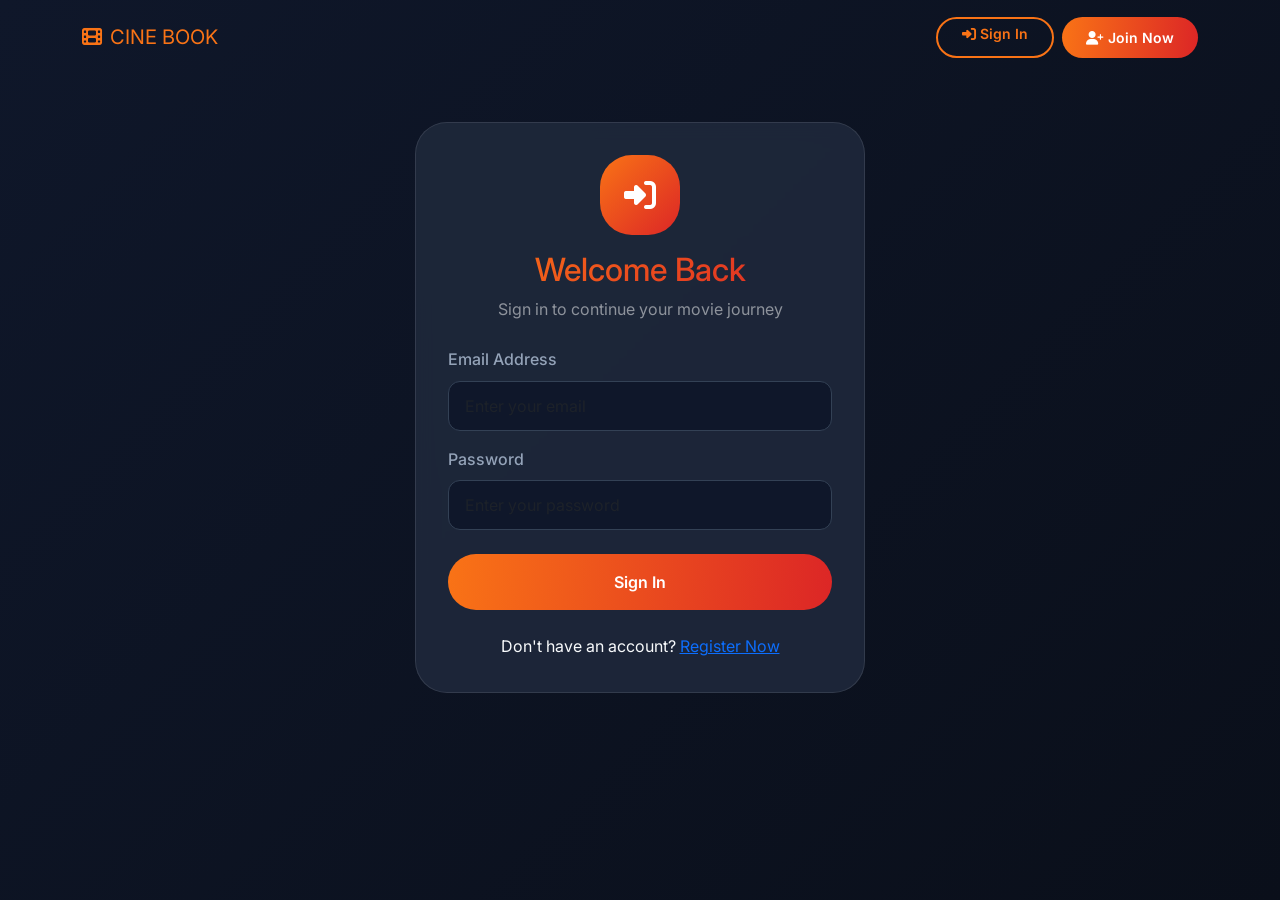
<file: frontend/manage-users.html>
<!DOCTYPE html>
<html lang="en">
<head>
    <meta charset="UTF-8">
    <meta name="viewport" content="width=device-width, initial-scale=1.0">
    <title>CineBook - Manage Users</title>
    <link rel="stylesheet" href="https://cdnjs.cloudflare.com/ajax/libs/font-awesome/6.4.0/css/all.min.css">
    <link href="https://cdn.jsdelivr.net/npm/bootstrap@5.3.0/dist/css/bootstrap.min.css" rel="stylesheet">
    <link href="https://fonts.googleapis.com/css2?family=Inter:wght@300;400;500;600;700;800&display=swap" rel="stylesheet">
    <link href="https://unpkg.com/aos@2.3.1/dist/aos.css" rel="stylesheet">
    <link rel="stylesheet" href="css/style.css">
    <link rel="stylesheet" href="css/sidebar.css">
    <style>
        .user-table-container {
            background: #1e293b;
            border-radius: 1rem;
            padding: 1.5rem;
            border: 1px solid rgba(255,255,255,0.05);
        }
        .table { color: white; }
        .table thead th { border-bottom: 2px solid var(--gray); color: #94a3b8; font-weight: 600; }
        .table tbody td { border-bottom: 1px solid rgba(255,255,255,0.05); vertical-align: middle; padding: 1rem 0.75rem; }
        .role-badge { padding: 0.35rem 0.75rem; border-radius: 50px; font-size: 0.75rem; font-weight: 600; }
        .role-admin { background: rgba(245, 158, 11, 0.2); color: #f59e0b; border: 1px solid #f59e0b; }
        .role-customer { background: rgba(34, 197, 94, 0.2); color: #22c55e; border: 1px solid #22c55e; }
        .user-avatar { width: 40px; height: 40px; border-radius: 50%; background: var(--gray); display: flex; align-items: center; justify-content: center; font-weight: bold; }
    </style>
</head>
<body>

<div class="wrapper">
    <!-- Sidebar -->
    <nav id="sidebar">
        <div class="sidebar-header">
            <h3 class="gradient-text"><i class="fas fa-crown me-2"></i>ADMIN PANEL</h3>
        </div>

        <ul class="list-unstyled components">
            <li>
                <a href="admin-dashboard.html">
                    <i class="fas fa-chart-line"></i> Overview
                </a>
            </li>
            <li class="active">
                <a href="manage-users.html">
                    <i class="fas fa-users"></i> Manage Users
                </a>
            </li>
            <li>
                <a href="movies.html">
                    <i class="fas fa-film"></i> Manage Movies
                </a>
            </li>
            <li>
                <a href="my-bookings.html">
                    <i class="fas fa-ticket-alt"></i> All Bookings
                </a>
            </li>
            <li>
                <a href="payments.html">
                    <i class="fas fa-money-bill-wave"></i> Payments
                </a>
            </li>
        </ul>

        <div class="sidebar-footer">
            <a href="#" class="logout-btn text-danger text-decoration-none">
                <i class="fas fa-sign-out-alt me-2"></i> Logout
            </a>
        </div>
    </nav>

    <!-- Page Content -->
    <div id="content">
        <button type="button" id="sidebarCollapse" class="btn">
            <i class="fas fa-bars"></i>
        </button>

        <div class="container py-4">
            <div class="d-flex justify-content-between align-items-center mb-4">
                <div>
                    <h1 class="display-6 fw-bold">Manage Users</h1>
                    <p class="text-white-50">View all registered users and manage their access levels</p>
                </div>
                <div class="stat-card px-4 py-2">
                    <div class="text-white-50 small">Total Users</div>
                    <div class="h4 mb-0 text-primary" id="userCount">0</div>
                </div>
            </div>

            <div class="user-table-container" data-aos="fade-up">
                <div class="table-responsive">
                    <table class="table">
                        <thead>
                            <tr>
                                <th>User</th>
                                <th>Email</th>
                                <th>Role</th>
                                <th>Registered Date</th>
                                <th>Actions</th>
                            </tr>
                        </thead>
                        <tbody id="userTableBody">
                            <!-- Users will be loaded here -->
                        </tbody>
                    </table>
                </div>
            </div>
        </div>
    </div>
</div>

<div class="toast-container"></div>
<div id="loadingSpinner" class="spinner-overlay"><div class="spinner"></div></div>

<script src="https://code.jquery.com/jquery-3.7.1.min.js"></script>
<script src="https://cdn.jsdelivr.net/npm/bootstrap@5.3.0/dist/js/bootstrap.bundle.min.js"></script>
<script src="https://unpkg.com/aos@2.3.1/dist/aos.js"></script>
<script src="js/api.js"></script>
<script src="js/common.js"></script>
<script src="js/sidebar.js"></script>

<script>
    AOS.init({ duration: 800, once: true });

    function loadUsers() {

        // Ensure API object exists (IMPORTANT)
        window.API = window.API || {};
        API.admin = API.admin || {};

        // Safe fallback (avoid crash)
        function safeHideSpinner() {
            if (typeof hideSpinner === 'function') {
                hideSpinner();
            }
        }

        function safeShowToast(msg, type) {
            if (typeof showToast === 'function') {
                showToast(msg, type);
            } else {
                console.log(type + ": " + msg);
                alert(msg);
            }
        }

        // ================= API: GET USERS =================
        API.admin.getUsers = function(callback) {
            $.ajax({
                url: "http://localhost:8080/api/admin/users",
                type: 'GET',
                headers: {
                    'Authorization': 'Bearer ' + (localStorage.getItem('token') || '')
                },
                success: function(response) {
                    console.log("API Response:", response); // DEBUG
                    if (callback) callback(null, response);
                },
                error: function(xhr) {
                    console.error("API Error:", xhr); // DEBUG
                    if (callback) callback(xhr.responseJSON || { message: "Request failed" }, null);
                }
            });
        };

        // ================= API CALL =================
        API.admin.getUsers(function(error, users) {

            safeHideSpinner();

            if (error) {
                safeShowToast(error.message || 'Failed to load users', 'error');
                return;
            }

            // ✅ VERY IMPORTANT: handle different response formats
            const userList = Array.isArray(users) ? users : (users.data || []);

            console.log("Processed Users:", userList); // DEBUG

            $('#userCount').text(userList.length);

            const body = $('#userTableBody');
            body.empty();

            if (userList.length === 0) {
                body.append('<tr><td colspan="5" class="text-center">No users found</td></tr>');
                return;
            }

            userList.forEach(user => {

                const name = user.name || "Unknown";
                const email = user.email || "N/A";
                const role = user.role || "CUSTOMER";

                const initials = name.split(' ')
                    .map(n => n[0])
                    .join('')
                    .toUpperCase()
                    .substring(0, 2);

                const roleClass = role === 'ADMIN' ? 'role-admin' : 'role-customer';

                body.append(`
                <tr>
                    <td>
                        <div class="d-flex align-items-center gap-3">
                            <div class="user-avatar">${initials}</div>
                            <div>
                                <div class="fw-bold">${escapeHtml(name)}</div>
                                <small class="text-white-50">ID: #${user.id}</small>
                            </div>
                        </div>
                    </td>
                    <td>${escapeHtml(email)}</td>
                    <td><span class="role-badge ${roleClass}">${role}</span></td>
                    <td>${user.registeredAt || 'N/A'}</td>
                    <td>
                        <div class="dropdown">
                            <button class="btn btn-sm btn-outline-primary dropdown-toggle" type="button" data-bs-toggle="dropdown">
                                Change Role
                            </button>
                            <ul class="dropdown-menu dropdown-menu-dark">
                                <li><a class="dropdown-item" href="#" onclick="changeRole(${user.id}, 'ADMIN')">Set as ADMIN</a></li>
                                <li><a class="dropdown-item" href="#" onclick="changeRole(${user.id}, 'CUSTOMER')">Set as CUSTOMER</a></li>
                            </ul>
                        </div>
                    </td>
                </tr>
            `);
            });

        });
    }

    function changeRole(userId, role) {

        // Ensure API object exists
        window.API = window.API || {};
        API.admin = API.admin || {};

        // Safe spinner (avoid crash)
        if (typeof showSpinner === 'function') {
            showSpinner();
        }

        // Safe toast
        function safeToast(msg, type) {
            if (typeof showToast === 'function') {
                showToast(msg, type);
            } else {
                console.log(type + ": " + msg);
                alert(msg);
            }
        }

        // Ensure updateRole exists
        API.admin.updateRole = function(id, role, callback) {
            $.ajax({
                url: "http://localhost:8080/api/admin/users/" + id + "/role?role=" + role,
                type: 'PUT',
                headers: {
                    'Authorization': 'Bearer ' + (localStorage.getItem('token') || '')
                },
                success: function(response) {
                    console.log("Role updated:", response); // DEBUG
                    callback && callback(null, response);
                },
                error: function(xhr) {
                    console.error("Update role error:", xhr); // DEBUG
                    callback && callback(xhr.responseJSON || { message: "Update failed" }, null);
                }
            });
        };

        // Call API
        API.admin.updateRole(userId, role, function(error) {

            if (typeof hideSpinner === 'function') {
                hideSpinner();
            }

            if (error) {
                safeToast(error.message || 'Failed to update role', 'error');
            } else {
                safeToast('User role updated successfully', 'success');

                // Reload users safely
                if (typeof loadUsers === 'function') {
                    loadUsers();
                }
            }
        });
    }

    $(document).ready(function() {
        loadUsers();
    });
</script>
</body>
</html>
</file>
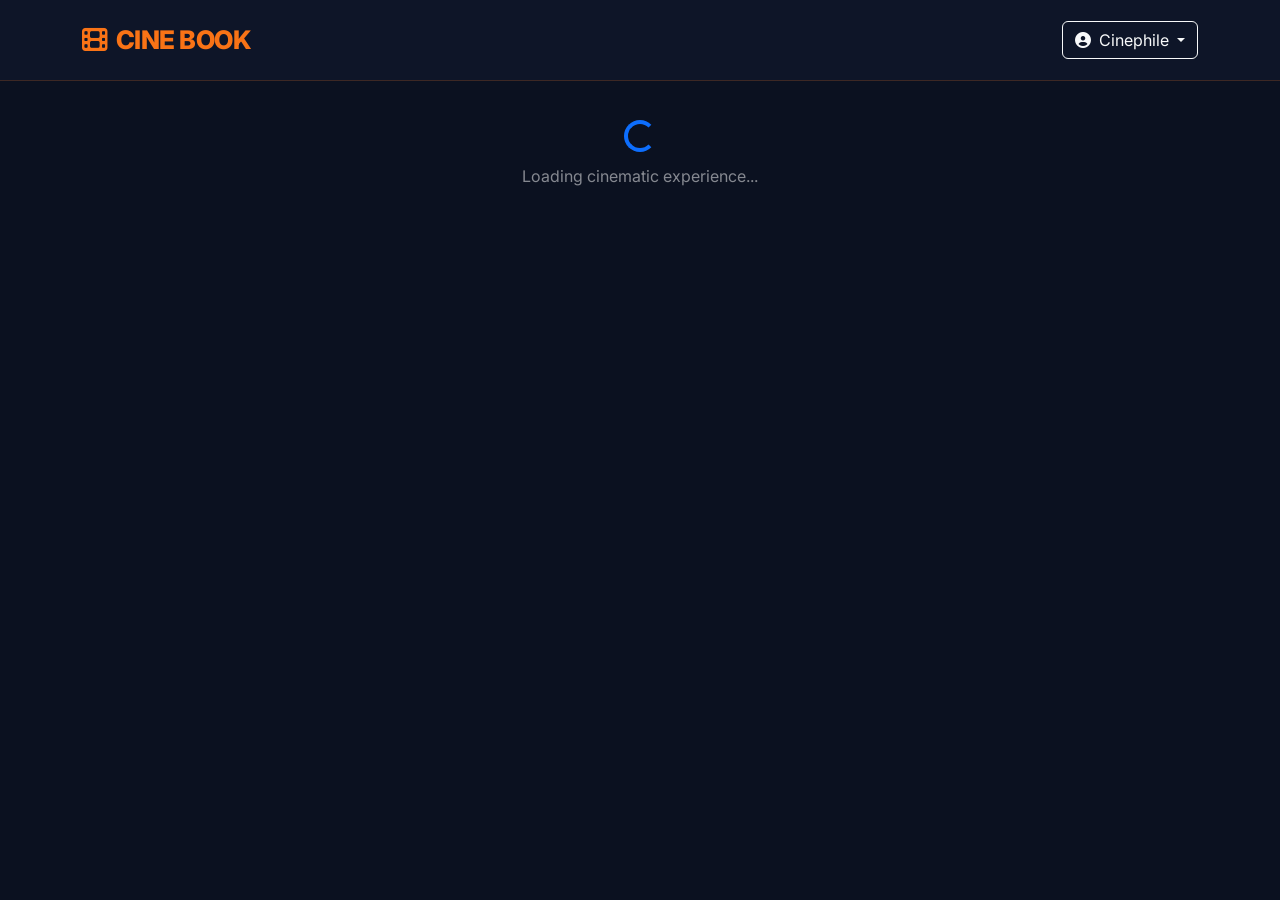
<file: frontend/movie-details.html>
<!DOCTYPE html>
<html lang="en">
<head>
    <meta charset="UTF-8">
    <meta name="viewport" content="width=device-width, initial-scale=1.0, user-scalable=yes">
    <title>CineBook - Choose Seats & Checkout | Movie Tickets</title>
    <link rel="stylesheet" href="https://cdnjs.cloudflare.com/ajax/libs/font-awesome/6.4.0/css/all.min.css">
    <link href="https://cdn.jsdelivr.net/npm/bootstrap@5.3.0/dist/css/bootstrap.min.css" rel="stylesheet">
    <link href="https://fonts.googleapis.com/css2?family=Inter:wght@300;400;500;600;700;800&display=swap" rel="stylesheet">
    <style>
        * {
            margin: 0;
            padding: 0;
            box-sizing: border-box;
        }
        body {
            background: #0b1120;
            font-family: 'Inter', sans-serif;
            color: #f1f5f9;
        }
        .navbar {
            background: rgba(15, 23, 42, 0.95);
            backdrop-filter: blur(12px);
            border-bottom: 1px solid rgba(249, 115, 22, 0.2);
        }
        .navbar-brand {
            font-weight: 800;
            letter-spacing: -0.5px;
            font-size: 1.6rem;
            color: #f97316;
        }
        .movie-hero {
            background: linear-gradient(125deg, #1e293b, #0f172a);
            border-radius: 2rem;
            padding: 2rem;
            margin-bottom: 2rem;
            box-shadow: 0 25px 40px -12px rgba(0,0,0,0.5);
            border: 1px solid rgba(249,115,22,0.2);
        }
        .movie-poster-large {
            width: 100%;
            max-width: 280px;
            border-radius: 1.25rem;
            background: #1e293b;
            aspect-ratio: 2/3;
            display: flex;
            align-items: center;
            justify-content: center;
            margin: 0 auto;
            box-shadow: 0 20px 30px -10px black;
            overflow: hidden;
        }
        .info-grid {
            display: grid;
            grid-template-columns: repeat(auto-fit, minmax(120px, 1fr));
            gap: 1rem;
            margin-top: 1rem;
        }
        .info-item {
            background: rgba(255,255,255,0.05);
            padding: 0.75rem;
            border-radius: 1rem;
            text-align: center;
            transition: all 0.2s;
        }
        .show-card {
            background: #1e293b;
            border-radius: 1.25rem;
            padding: 1.25rem;
            margin-bottom: 1rem;
            transition: all 0.25s ease;
            border: 1px solid #2d3a4e;
            cursor: pointer;
        }
        .show-card:hover {
            background: #2a374b;
            transform: translateY(-2px);
            border-color: #f97316;
            box-shadow: 0 12px 20px -12px rgba(249,115,22,0.3);
        }
        .btn-orange {
            background: #f97316;
            border: none;
            color: white;
            font-weight: 600;
            transition: 0.2s;
        }
        .btn-orange:hover {
            background: #ea580c;
            transform: scale(1.02);
            color: white;
        }
        .btn-outline-seat {
            border: 1px solid #334155;
            background: transparent;
            color: #cbd5e1;
        }
        /* Seat map styles */
        .seat-grid {
            display: flex;
            flex-direction: column;
            gap: 0.6rem;
            margin: 2rem 0;
        }
        .seat-row {
            display: flex;
            justify-content: center;
            gap: 0.6rem;
            flex-wrap: wrap;
        }
        .seat {
            width: 48px;
            height: 48px;
            background: #2d3a4e;
            border-radius: 12px 12px 8px 8px;
            display: flex;
            align-items: center;
            justify-content: center;
            font-size: 12px;
            font-weight: 600;
            cursor: pointer;
            transition: 0.1s ease;
            color: #e2e8f0;
            border-bottom: 3px solid #f97316;
        }
        .seat.available:hover {
            background: #3b4a62;
            transform: scale(1.02);
        }
        .seat.selected {
            background: #f97316;
            color: white;
            border-bottom-color: #ffedd5;
            box-shadow: 0 0 0 2px rgba(249,115,22,0.5);
        }
        .seat.occupied {
            background: #1e293b;
            color: #64748b;
            cursor: not-allowed;
            border-bottom-color: #475569;
            text-decoration: line-through;
            opacity: 0.5;
        }
        .seat.available {
            background: #0f172a;
            border: 1px solid #f97316;
        }
        .legend {
            display: flex;
            gap: 1.5rem;
            justify-content: center;
            margin: 1rem 0;
            font-size: 0.8rem;
        }
        .legend span {
            display: inline-block;
            width: 28px;
            height: 28px;
            border-radius: 8px;
            margin-right: 8px;
            vertical-align: middle;
        }
        .modal-content {
            background: #0f172a;
            border-radius: 1.5rem;
            border: 1px solid #2d3a4e;
        }
        .modal-header, .modal-footer {
            border-color: #2d3a4e;
        }
        .btn-close-white {
            filter: invert(1);
        }
        .checkout-summary {
            background: #1e293b;
            border-radius: 1rem;
            padding: 0.8rem 1.2rem;
            margin-top: 1rem;
        }
        .spinner-overlay {
            background: rgba(0,0,0,0.7);
        }
        .toast-container {
            z-index: 2100;
        }
        @media (max-width: 768px) {
            .seat { width: 38px; height: 38px; font-size: 10px; }
        }
    </style>
</head>
<body>

<nav class="navbar navbar-expand-lg py-3 fixed-top">
    <div class="container">
        <a class="navbar-brand" href="#" style="color:#f97316;">
            <i class="fas fa-film me-2"></i>CINE BOOK
        </a>
        <div class="ms-auto d-flex gap-2" id="navButtons">
            <button class="btn btn-outline-light btn-sm" id="userStatusBtn"><i class="fas fa-user me-1"></i> CineFan</button>
        </div>
    </div>
</nav>

<div class="container py-5 mt-4" id="movieContent">
    <div class="text-center py-5">
        <div class="spinner-border text-primary"></div>
        <p class="mt-2 text-white-50">Loading cinematic experience...</p>
    </div>
</div>

<!-- Seat Selection Modal (Checkout & Seat Picker) -->
<div class="modal fade" id="seatModal" data-bs-backdrop="static" data-bs-keyboard="false" tabindex="-1" aria-hidden="true">
    <div class="modal-dialog modal-lg modal-dialog-centered">
        <div class="modal-content">
            <div class="modal-header border-bottom">
                <h5 class="modal-title"><i class="fas fa-couch me-2 text-warning"></i> Select Your Seats</h5>
                <button type="button" class="btn-close btn-close-white" data-bs-dismiss="modal" aria-label="Close"></button>
            </div>
            <div class="modal-body">
                <div id="modalShowInfo" class="text-center mb-2"></div>
                <div class="legend">
                    <div><span class="bg-secondary" style="background:#0f172a; border:1px solid #f97316;"></span> Available</div>
                    <div><span style="background:#f97316;"></span> Selected</div>
                    <div><span style="background:#1e293b; border-bottom-color:#475569;"></span> Booked</div>
                </div>
                <div id="seatMapContainer" class="seat-grid"></div>
                <div class="checkout-summary d-flex justify-content-between align-items-center flex-wrap gap-2">
                    <div><i class="fas fa-ticket-alt text-primary"></i> <strong id="selectedCount">0</strong> seats selected</div>
                    <div><i class="fas fa-coins text-warning"></i> Total: <strong id="totalPriceDisplay">$0.00</strong></div>
                </div>
                <div id="seatError" class="text-danger small text-center mt-2"></div>
            </div>
            <div class="modal-footer">
                <button class="btn btn-secondary" data-bs-dismiss="modal">Cancel</button>
                <button class="btn btn-orange" id="checkoutBtn"><i class="fas fa-shopping-cart me-2"></i> CHECK OUT THIS MOVIE →</button>
            </div>
        </div>
    </div>
</div>

<script src="https://code.jquery.com/jquery-3.7.1.min.js"></script>
<script src="https://cdn.jsdelivr.net/npm/bootstrap@5.3.0/dist/js/bootstrap.bundle.min.js"></script>

<script>
    // ---------- MOCK DATABASE (Movies & Shows with dynamic seat persistence) ----------




    // Reserved seats storage (persistent per showId: array of seatIds like "A3", "B5")
    let reservedSeatsMap = {};

    // Load reserved seats from localStorage
    function loadReservedSeats() {
        const stored = localStorage.getItem("cinebook_reserved_seats");
        if(stored) {
            try {
                const parsed = JSON.parse(stored);
                reservedSeatsMap = parsed;
            } catch(e) {}
        }
        // ensure each show has entry
        SHOWS_DB.forEach(show => {
            if(!reservedSeatsMap[show.id]) reservedSeatsMap[show.id] = [];
            // Sync availableSeats based on pre-reserved length and total seats
            const occupiedCount = reservedSeatsMap[show.id].length;
            show.availableSeats = Math.max(0, show.totalSeats - occupiedCount);
        });
        persistReservedSeats();
    }

    function persistReservedSeats() {
        localStorage.setItem("cinebook_reserved_seats", JSON.stringify(reservedSeatsMap));
    }

    // Helper functions
    function formatDate(dateStr) {
        if(!dateStr) return "TBA";
        const d = new Date(dateStr);
        return d.toLocaleDateString('en-US', { month: 'short', day: 'numeric', year: 'numeric' });
    }
    function formatCurrency(amount) { return "$" + amount.toFixed(2); }
    function renderStars(rating) {
        let full = Math.floor(rating);
        let half = (rating % 1) >= 0.5;
        let stars = "";
        for(let i=0; i<full; i++) stars += '<i class="fas fa-star text-warning"></i>';
        if(half) stars += '<i class="fas fa-star-half-alt text-warning"></i>';
        for(let i=0; i<5-full-(half?1:0); i++) stars += '<i class="far fa-star text-warning"></i>';
        return stars;
    }
    function escapeHtml(str) { if(!str) return ""; return str.replace(/[&<>]/g, function(m){if(m==='&') return '&amp;'; if(m==='<') return '&lt;'; if(m==='>') return '&gt;'; return m;}); }
    function showToast(message, type = 'success') {
        const toastHtml = `<div class="toast align-items-center text-white bg-${type === 'success' ? 'success' : type === 'danger' ? 'danger' : 'warning'} border-0 m-2" role="alert"><div class="d-flex"><div class="toast-body">${message}</div><button type="button" class="btn-close btn-close-white me-2 m-auto" data-bs-dismiss="toast"></button></div></div>`;
        const container = document.querySelector('.toast-container') || (() => { const c = document.createElement('div'); c.className = 'toast-container position-fixed bottom-0 end-0 p-3'; document.body.appendChild(c); return c; })();
        const toastEl = $(toastHtml);
        container.appendChild(toastEl[0]);
        const bsToast = new bootstrap.Toast(toastEl[0], { delay: 3000 });
        bsToast.show();
        toastEl.on('hidden.bs.toast', () => toastEl.remove());
    }

    function getUrlParam(param) {
        const urlParams = new URLSearchParams(window.location.search);
        return urlParams.get(param);
    }

    // Global state
    let currentMovie = null;
    let currentShows = [];
    let selectedShowForModal = null;   // show object for seat picker
    let currentlySelectedSeats = [];    // seat IDs like "B3"
    let seatAvailabilityCache = {};     // showId -> { seatId: occupied(bool) }

    // Compute occupied seat IDs for a given show
    function getOccupiedSeatsForShow(showId) {
        const reserved = reservedSeatsMap[showId] || [];
        return new Set(reserved);
    }

    // Generate seat layout (grid) based on rows/cols & occupied set
    function renderSeatMap(show, selectedSeatIds) {
        const rows = show.seatLayoutRows || 6;
        const cols = show.seatLayoutCols || 8;
        const occupiedSet = getOccupiedSeatsForShow(show.id);
        const selectedSet = new Set(selectedSeatIds);
        const container = document.getElementById("seatMapContainer");
        if(!container) return;
        container.innerHTML = "";
        for(let r = 0; r < rows; r++) {
            const rowLetter = String.fromCharCode(65 + r); // A, B, C...
            const rowDiv = document.createElement("div");
            rowDiv.className = "seat-row";
            for(let c = 0; c < cols; c++) {
                const seatNumber = c + 1;
                const seatId = `${rowLetter}${seatNumber}`;
                const isOccupied = occupiedSet.has(seatId);
                const isSelected = selectedSet.has(seatId);
                const seatDiv = document.createElement("div");
                seatDiv.className = `seat ${isOccupied ? 'occupied' : (isSelected ? 'selected' : 'available')}`;
                seatDiv.textContent = seatId;
                if(!isOccupied) {
                    seatDiv.addEventListener("click", (e) => {
                        e.stopPropagation();
                        toggleSeatSelection(show.id, seatId);
                    });
                }
                rowDiv.appendChild(seatDiv);
            }
            container.appendChild(rowDiv);
        }
        // Update count & total price
        const count = currentlySelectedSeats.length;
        document.getElementById("selectedCount").innerText = count;
        const total = count * show.price;
        document.getElementById("totalPriceDisplay").innerHTML = formatCurrency(total);
        document.getElementById("seatError").innerText = "";
    }

    function toggleSeatSelection(showId, seatId) {
        const show = selectedShowForModal;
        if(!show) return;
        const occupiedSet = getOccupiedSeatsForShow(showId);
        if(occupiedSet.has(seatId)) {
            showToast("Seat already booked!", "danger");
            return;
        }
        const index = currentlySelectedSeats.indexOf(seatId);
        if(index === -1) {
            currentlySelectedSeats.push(seatId);
        } else {
            currentlySelectedSeats.splice(index, 1);
        }
        renderSeatMap(show, currentlySelectedSeats);
    }

    function openSeatSelectionModal(show) {
        selectedShowForModal = show;
        // reset selected seats
        currentlySelectedSeats = [];
        // load fresh seat map using current occupied data
        const occupiedSet = getOccupiedSeatsForShow(show.id);
        // populate modal info
        document.getElementById("modalShowInfo").innerHTML = `<i class="fas fa-calendar-alt me-1 text-primary"></i> ${formatDate(show.showDate)} • ${show.showTime} • <i class="fas fa-tag"></i> ${formatCurrency(show.price)} per seat`;
        renderSeatMap(show, currentlySelectedSeats);
        const seatModal = new bootstrap.Modal(document.getElementById('seatModal'));
        seatModal.show();
    }

    // Final checkout: reserve selected seats, update DB & persistence, refresh UI
    function checkoutReservation() {
        if(!selectedShowForModal) return;
        if(currentlySelectedSeats.length === 0) {
            document.getElementById("seatError").innerText = "❌ Please select at least one seat before checkout.";
            return;
        }
        const show = selectedShowForModal;
        const occupiedSet = getOccupiedSeatsForShow(show.id);
        // validate none of selected seats are already occupied (double-check)
        const conflict = currentlySelectedSeats.some(seat => occupiedSet.has(seat));
        if(conflict) {
            showToast("Some seats just got booked, please refresh selection.", "danger");
            // reseat map refresh
            renderSeatMap(show, currentlySelectedSeats.filter(s => !occupiedSet.has(s)));
            currentlySelectedSeats = currentlySelectedSeats.filter(s => !occupiedSet.has(s));
            if(currentlySelectedSeats.length === 0) document.getElementById("seatError").innerText = "Selected seats no longer available, pick new ones.";
            return;
        }
        // add to reserved map
        if(!reservedSeatsMap[show.id]) reservedSeatsMap[show.id] = [];
        currentlySelectedSeats.forEach(seat => {
            if(!reservedSeatsMap[show.id].includes(seat)) {
                reservedSeatsMap[show.id].push(seat);
            }
        });
        // update available seats count
        const newOccupiedCount = reservedSeatsMap[show.id].length;
        show.availableSeats = show.totalSeats - newOccupiedCount;
        // update in SHOWS_DB reference
        const showIndex = currentShows.findIndex(s => s.id === show.id);
        if(showIndex !== -1) currentShows[showIndex].availableSeats = show.availableSeats;
        persistReservedSeats();

        // Success with ticket summary
        const totalPrice = currentlySelectedSeats.length * show.price;
        showToast(`🎉 Booking confirmed! ${currentlySelectedSeats.length} seat(s) for ${currentMovie.title} at ${show.showTime}. Total: ${formatCurrency(totalPrice)}. Enjoy the movie!`, "success");

        // close modal
        const modalEl = document.getElementById('seatModal');
        const modalInstance = bootstrap.Modal.getInstance(modalEl);
        if(modalInstance) modalInstance.hide();

        // Re-render shows list to reflect updated available seats
        renderShowsList(currentShows, currentMovie);
    }

    // Render shows section
    function renderShowsList(shows, movie) {
        const showsContainer = document.getElementById("showsContainer");
        if(!showsContainer) return;
        if(!shows || shows.length === 0) {
            showsContainer.innerHTML = `<div class="text-center py-5 glass-card"><i class="fas fa-calendar-times fa-3x"></i><h5 class="mt-3">No shows available</h5></div>`;
            return;
        }
        showsContainer.innerHTML = shows.map(show => `
            <div class="show-card" data-show-id="${show.id}">
                <div class="row align-items-center">
                    <div class="col-md-3 col-12 mb-2 mb-md-0"><i class="fas fa-calendar-alt text-primary me-2"></i> ${formatDate(show.showDate)}</div>
                    <div class="col-md-2 col-6"><i class="fas fa-clock text-primary me-2"></i> ${show.showTime}</div>
                    <div class="col-md-2 col-6"><i class="fas fa-tag text-primary me-2"></i> <span class="text-success fw-bold">${formatCurrency(show.price)}</span></div>
                    <div class="col-md-3 col-7"><i class="fas fa-chair text-primary me-2"></i> <strong>${show.availableSeats}</strong> / ${show.totalSeats} seats left</div>
                    <div class="col-md-2 col-5 text-end"><button class="btn btn-orange btn-sm w-100 select-seat-btn" data-show-id="${show.id}"><i class="fas fa-couch me-1"></i> Pick Seats</button></div>
                </div>
            </div>
        `).join('');

        // attach event listeners to each "Pick Seats" button
        document.querySelectorAll('.select-seat-btn').forEach(btn => {
            btn.addEventListener('click', (e) => {
                e.stopPropagation();
                const showId = parseInt(btn.getAttribute('data-show-id'));
                const showObj = currentShows.find(s => s.id === showId);
                if(showObj) {
                    if(showObj.availableSeats <= 0) {
                        showToast("Sorry, this show is sold out!", "danger");
                        return;
                    }
                    openSeatSelectionModal(showObj);
                }
            });
        });
    }

    // Load movie & shows simulation
    function loadMovieAndShows() {
        const idParam = getUrlParam('id');
        let movieId = idParam ? parseInt(idParam) : 101; // default Dune
        currentMovie = MOVIES_DB.find(m => m.id === movieId);
        if(!currentMovie) {
            // fallback
            currentMovie = MOVIES_DB[0];
        }
        // get shows for this movie
        currentShows = SHOWS_DB.filter(s => s.movieId === currentMovie.id).map(show => ({ ...show }));
        // sync exact availability with reserved seats map
        currentShows.forEach(show => {
            const occupiedCount = (reservedSeatsMap[show.id] || []).length;
            show.availableSeats = Math.max(0, show.totalSeats - occupiedCount);
        });

        // Build main UI
        const movieHtml = `
            <div class="movie-hero">
                <div class="row g-4">
                    <div class="col-md-3 text-center">
                        <div class="movie-poster-large">
                            ${currentMovie.posterUrl ? `<img src="${currentMovie.posterUrl}" style="width:100%;height:100%;object-fit:cover;border-radius:1rem;" onerror="this.src='https://placehold.co/300x450?text=No+Poster'">` : `<i class="fas fa-film" style="font-size:5rem;color:#f97316;"></i>`}
                        </div>
                    </div>
                    <div class="col-md-9">
                        <h1 class="display-4 fw-bold">${escapeHtml(currentMovie.title)}</h1>
                        <div class="text-warning mb-3">${renderStars(currentMovie.rating || 0)} <span class="text-white-50">(${currentMovie.rating}/5)</span></div>
                        <p class="text-white-50 lead">${escapeHtml(currentMovie.description)}</p>
                        <div class="info-grid">
                            <div class="info-item"><i class="fas fa-clock text-primary"></i><div class="text-white fw-bold">${currentMovie.duration} min</div><small>Duration</small></div>
                            <div class="info-item"><i class="fas fa-tag text-primary"></i><div class="text-white fw-bold">${currentMovie.genre}</div><small>Genre</small></div>
                            <div class="info-item"><i class="fas fa-language text-primary"></i><div class="text-white fw-bold">${currentMovie.language}</div><small>Language</small></div>
                            <div class="info-item"><i class="fas fa-calendar text-primary"></i><div class="text-white fw-bold">${formatDate(currentMovie.releaseDate)}</div><small>Release</small></div>
                        </div>
                        ${currentMovie.trailerUrl ? `<button class="btn btn-outline-primary mt-3" id="trailerBtn"><i class="fas fa-play me-2"></i>Watch Trailer</button>` : ''}
                    </div>
                </div>
            </div>
            <h3 class="mb-4"><i class="fas fa-ticket-alt text-primary me-2"></i> Select a Show & Choose Your Seats</h3>
            <div id="showsContainer"></div>
            <div class="alert alert-dark mt-4 text-center border-secondary"><i class="fas fa-info-circle me-2"></i> Click "Pick Seats" → choose your favourite spots → <strong class="text-warning">CHECK OUT THIS MOVIE</strong> to confirm booking instantly.</div>
        `;
        document.getElementById("movieContent").innerHTML = movieHtml;
        renderShowsList(currentShows, currentMovie);

        // trailer event
        const trailerBtn = document.getElementById("trailerBtn");
        if(trailerBtn && currentMovie.trailerUrl) {
            trailerBtn.addEventListener("click", () => {
                let url = currentMovie.trailerUrl;
                let videoId = "";
                if(url.includes("youtu.be/")) videoId = url.split("youtu.be/")[1]?.split("?")[0];
                else if(url.includes("watch?v=")) videoId = url.split("v=")[1]?.split("&")[0];
                if(videoId) window.open(`https://www.youtube.com/embed/${videoId}`, "_blank");
                else window.open(url, "_blank");
            });
        }
    }

    // Initialize global event listener for checkout button
    function bindCheckoutListener() {
        const checkoutBtnElem = document.getElementById("checkoutBtn");
        if(checkoutBtnElem) {
            // remove existing listeners
            const newBtn = checkoutBtnElem.cloneNode(true);
            checkoutBtnElem.parentNode.replaceChild(newBtn, checkoutBtnElem);
            newBtn.addEventListener("click", () => {
                checkoutReservation();
            });
        } else {
            setTimeout(bindCheckoutListener, 200);
        }
    }

    // Also modal close reset selected seats
    document.addEventListener("DOMContentLoaded", () => {
        loadReservedSeats();   // init localStorage reservation
        loadMovieAndShows();
        setTimeout(bindCheckoutListener, 400);
        // reset seat selection when modal hidden
        const seatModalEl = document.getElementById('seatModal');
        seatModalEl.addEventListener('hidden.bs.modal', () => {
            currentlySelectedSeats = [];
            selectedShowForModal = null;
        });

        // optional refresh after any external changes
        window.addEventListener('storage', (e) => {
            if(e.key === 'cinebook_reserved_seats') {
                loadReservedSeats();
                loadMovieAndShows();
            }
        });

        // user status dummy
        document.getElementById("userStatusBtn")?.addEventListener("click", () => showToast("Logged in as Cinephile • Ready to book!", "info"));
    });

    // Expose helper to avoid undefined
    window.bookShowFallback = null;
</script>
<script src="js/movie_booking.js"></script>
<!-- toast container dynamic -->
<div class="toast-container position-fixed bottom-0 end-0 p-3" style="z-index: 1100;"></div>
</body>
</html>
</file>
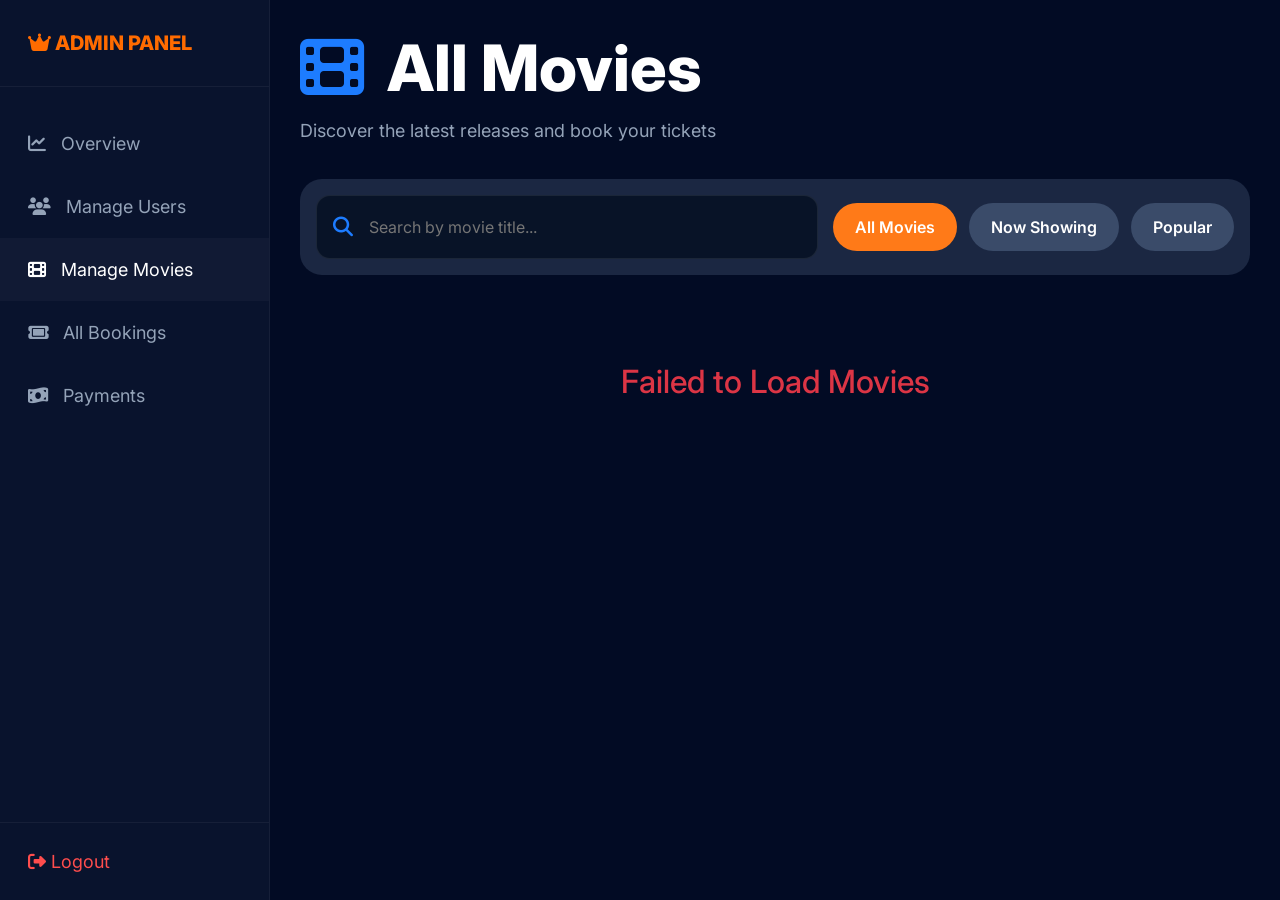
<file: frontend/movies.html>
<!DOCTYPE html>
<html lang="en">
<head>
    <meta charset="UTF-8">
    <meta name="viewport" content="width=device-width, initial-scale=1.0">
    <title>CineBook - All Movies</title>

    <!-- Bootstrap -->
    <link href="https://cdn.jsdelivr.net/npm/bootstrap@5.3.3/dist/css/bootstrap.min.css" rel="stylesheet">

    <!-- Font Awesome -->
    <link rel="stylesheet" href="https://cdnjs.cloudflare.com/ajax/libs/font-awesome/6.5.2/css/all.min.css"/>

    <!-- Google Font -->
    <link href="https://fonts.googleapis.com/css2?family=Inter:wght@300;400;500;600;700;800&display=swap" rel="stylesheet">

    <style>

        *{
            margin:0;
            padding:0;
            box-sizing:border-box;
            font-family:'Inter',sans-serif;
        }

        body{
            background:#020b24;
            color:white;
            overflow-x:hidden;
        }

        .layout{
            display:flex;
            min-height:100vh;
        }

        /* =========================
           SIDEBAR
        ========================== */

        .sidebar{
            width:270px;
            background:#09132d;
            border-right:1px solid rgba(255,255,255,0.05);
            display:flex;
            flex-direction:column;
            justify-content:space-between;
            position:fixed;
            left:0;
            top:0;
            bottom:0;
        }

        .logo{
            padding:28px;
            font-size:20px;
            font-weight:800;
            color:#ff6b00;
            border-bottom:1px solid rgba(255,255,255,0.05);
        }

        .menu{
            padding:25px 0;
        }

        .menu a{
            display:flex;
            align-items:center;
            gap:15px;
            padding:18px 28px;
            color:#94a3b8;
            text-decoration:none;
            transition:0.3s;
            font-size:18px;
        }

        .menu a:hover,
        .menu a.active{
            background:rgba(255,255,255,0.03);
            color:white;
        }

        .logout{
            padding:25px 28px;
            border-top:1px solid rgba(255,255,255,0.05);
        }

        .logout a{
            color:#ff4d4d;
            text-decoration:none;
            font-size:18px;
        }

        /* =========================
           CONTENT
        ========================== */

        .content{
            margin-left:270px;
            width:calc(100% - 270px);
            padding:30px;
        }

        .page-title{
            font-size:64px;
            font-weight:800;
            margin-bottom:10px;
        }

        .page-title i{
            color:#1d7cff;
            margin-right:10px;
        }

        .subtitle{
            color:#94a3b8;
            margin-bottom:35px;
            font-size:18px;
        }

        /* =========================
           SEARCH BAR
        ========================== */

        .search-box{
            background:#1b2742;
            border-radius:22px;
            padding:16px;
            display:flex;
            align-items:center;
            gap:15px;
            margin-bottom:40px;
            flex-wrap:wrap;
        }

        .search-input{
            flex:1;
            display:flex;
            align-items:center;
            background:#081327;
            border:1px solid rgba(255,255,255,0.08);
            border-radius:14px;
            overflow:hidden;
        }

        .search-input span{
            padding:16px;
            color:#1d7cff;
            font-size:20px;
        }

        .search-input input{
            width:100%;
            background:transparent;
            border:none;
            outline:none;
            color:white;
            padding-right:15px;
        }

        .filter-btns{
            display:flex;
            gap:12px;
            flex-wrap:wrap;
        }

        .filter-btn{
            border:none;
            padding:12px 22px;
            border-radius:50px;
            background:#3a4b69;
            color:white;
            font-weight:600;
            transition:0.3s;
        }

        .filter-btn.active,
        .filter-btn:hover{
            background:#ff7a18;
        }

        /* =========================
           MOVIES GRID
        ========================== */

        .movies-grid{
            display:grid;
            grid-template-columns:repeat(auto-fill,minmax(250px,1fr));
            gap:25px;
        }

        .movie-card{
            background:#15203a;
            border-radius:22px;
            overflow:hidden;
            transition:0.35s;
            cursor:pointer;
            border:1px solid rgba(255,255,255,0.05);
        }

        .movie-card:hover{
            transform:translateY(-10px);
            box-shadow:0 15px 40px rgba(0,0,0,0.45);
        }

        .movie-image{
            width:100%;
            height:340px;
            overflow:hidden;
            position:relative;
            background:#0f172a;
        }

        .movie-image img{
            width:100%;
            height:100%;
            object-fit:cover;
        }

        .rating{
            position:absolute;
            top:15px;
            right:15px;
            background:rgba(0,0,0,0.7);
            color:#ffc107;
            padding:6px 12px;
            border-radius:50px;
            font-size:14px;
            font-weight:600;
        }

        .movie-info{
            padding:20px;
        }

        .movie-title{
            font-size:22px;
            font-weight:700;
            margin-bottom:8px;
        }

        .movie-meta{
            color:#94a3b8;
            margin-bottom:18px;
            font-size:14px;
        }

        .movie-bottom{
            display:flex;
            justify-content:space-between;
            align-items:center;
        }

        .bookings{
            color:#94a3b8;
            font-size:14px;
        }

        .book-btn{
            border:none;
            background:#1d7cff;
            color:white;
            padding:10px 16px;
            border-radius:10px;
            font-weight:600;
            transition:0.3s;
        }

        .book-btn:hover{
            background:#005eff;
        }

        /* =========================
           LOADER
        ========================== */

        .loader{
            text-align:center;
            padding:100px 0;
        }

        .loader .spinner-border{
            width:60px;
            height:60px;
        }

        .loader p{
            margin-top:20px;
            color:#94a3b8;
            font-size:22px;
        }

        /* =========================
           MOBILE
        ========================== */

        @media(max-width:992px){

            .sidebar{
                display:none;
            }

            .content{
                width:100%;
                margin-left:0;
            }

            .page-title{
                font-size:42px;
            }

        }

    </style>
</head>

<body>

<div class="layout">

    <!-- SIDEBAR -->

    <div class="sidebar">

        <div>

            <div class="logo">
                <i class="fa-solid fa-crown"></i>
                ADMIN PANEL
            </div>

            <div class="menu">

                <a href="#">
                    <i class="fa-solid fa-chart-line"></i>
                    Overview
                </a>

                <a href="#">
                    <i class="fa-solid fa-users"></i>
                    Manage Users
                </a>

                <a href="#" class="active">
                    <i class="fa-solid fa-film"></i>
                    Manage Movies
                </a>

                <a href="#">
                    <i class="fa-solid fa-ticket"></i>
                    All Bookings
                </a>

                <a href="#">
                    <i class="fa-solid fa-money-bill-wave"></i>
                    Payments
                </a>

            </div>

        </div>

        <div class="logout">
            <a href="#">
                <i class="fa-solid fa-right-from-bracket"></i>
                Logout
            </a>
        </div>

    </div>

    <!-- CONTENT -->

    <div class="content">

        <h1 class="page-title">
            <i class="fa-solid fa-film"></i>
            All Movies
        </h1>

        <p class="subtitle">
            Discover the latest releases and book your tickets
        </p>

        <!-- SEARCH -->

        <div class="search-box">

            <div class="search-input">
                <span>
                    <i class="fa-solid fa-magnifying-glass"></i>
                </span>

                <input
                        type="text"
                        id="searchInput"
                        placeholder="Search by movie title..."
                >
            </div>

            <div class="filter-btns">

                <button class="filter-btn active" data-filter="all">
                    All Movies
                </button>

                <button class="filter-btn" data-filter="now-showing">
                    Now Showing
                </button>

                <button class="filter-btn" data-filter="popular">
                    Popular
                </button>

            </div>

        </div>

        <!-- MOVIES -->

        <div id="moviesContainer">

            <div class="loader">

                <div class="spinner-border text-primary"></div>

                <p>Loading movies...</p>

            </div>

        </div>

    </div>

</div>

<!-- JQuery -->
<script src="https://code.jquery.com/jquery-3.7.1.min.js"></script>

<script>

    let allMovies = [];
    let currentFilter = "all";
    let searchTerm = "";

    // =========================
    // LOAD MOVIES
    // =========================

    function loadMovies(){

        $.ajax({

            url:"http://localhost:8080/api/movies/allMovies",
            method:"GET",

            success:function(response){

                console.log("Movies Loaded:", response);

                if(Array.isArray(response)){
                    allMovies = response;
                }
                else if(response.data){
                    allMovies = response.data;
                }
                else{
                    allMovies = [];
                }

                filterMovies();
            },

            error:function(xhr,error){

                console.log(error);

                $("#moviesContainer").html(`

                    <div class="text-center py-5">

                        <h2 class="text-danger">
                            Failed to Load Movies
                        </h2>

                    </div>

                `);

            }

        });

    }

    // =========================
    // FILTER MOVIES
    // =========================

    function filterMovies(){

        let filtered = [...allMovies];

        // Search

        if(searchTerm){

            filtered = filtered.filter(movie =>

                movie.title &&
                movie.title.toLowerCase()
                    .includes(searchTerm.toLowerCase())

            );

        }

        // Popular

        if(currentFilter === "popular"){

            filtered.sort((a,b)=>

                (b.totalBookings || 0)
                -
                (a.totalBookings || 0)

            );

        }

        displayMovies(filtered);

    }

    // =========================
    // DISPLAY MOVIES
    // =========================

    function displayMovies(movies){

        if(!movies || movies.length === 0){

            $("#moviesContainer").html(`

                <div class="text-center py-5">

                    <i class="fa-solid fa-film fa-4x mb-4 text-secondary"></i>

                    <h2>No Movies Found</h2>

                </div>

            `);

            return;

        }

        let html = `<div class="movies-grid">`;

        movies.forEach(movie => {

            html += `

                <div class="movie-card">

                    <div class="movie-image">

                        ${
                movie.posterUrl ?

                    `<img src="${movie.posterUrl}" alt="">`

                    :

                    `<img src="https://images.unsplash.com/photo-1489599849927-2ee91cede3ba?q=80&w=1200&auto=format&fit=crop">`
            }

                        <div class="rating">

                            <i class="fa-solid fa-star"></i>

                            ${movie.rating || "4.5"}

                        </div>

                    </div>

                    <div class="movie-info">

                        <div class="movie-title">

                            ${movie.title || "Movie Title"}

                        </div>

                        <div class="movie-meta">

                            ${movie.duration || 120} min •
                            ${movie.genre || "Action"}

                        </div>

                        <div class="movie-bottom">

                            <div class="bookings">

                                <i class="fa-solid fa-ticket"></i>

                                ${movie.totalBookings || 0} bookings

                            </div>

                            <button class="book-btn">

                                Book Now

                            </button>

                        </div>

                    </div>

                </div>

            `;

        });

        html += `</div>`;

        $("#moviesContainer").html(html);

    }

    // =========================
    // SEARCH
    // =========================

    $("#searchInput").on("input",function(){

        searchTerm = $(this).val();

        filterMovies();

    });

    // =========================
    // FILTER BUTTONS
    // =========================

    $(document).on("click",".filter-btn",function(){

        $(".filter-btn").removeClass("active");

        $(this).addClass("active");

        currentFilter = $(this).data("filter");

        filterMovies();

    });

    // =========================
    // INITIAL LOAD
    // =========================

    $(document).ready(function(){

        loadMovies();

    });

</script>

</body>
</html>
</file>
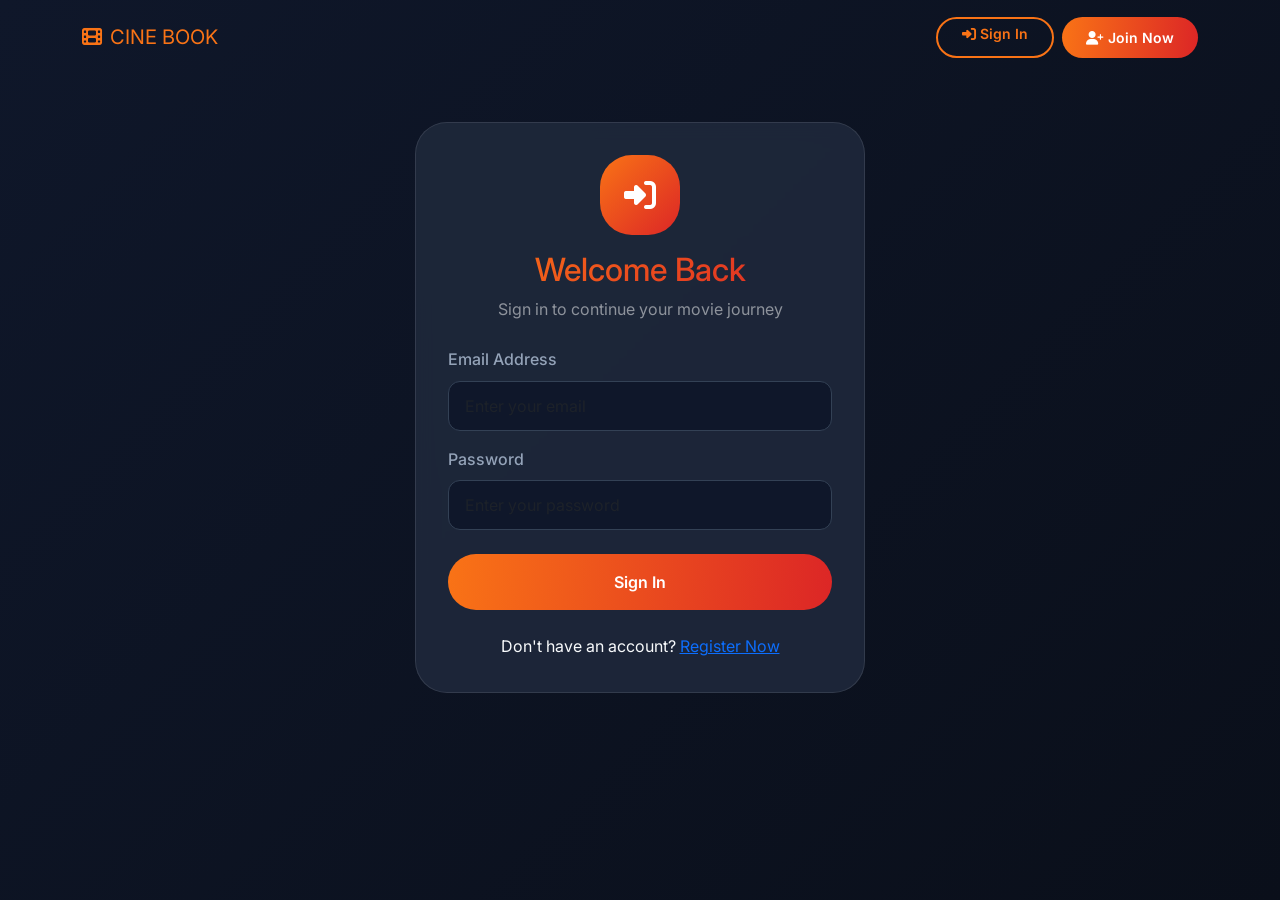
<file: frontend/my-bookings.html>
<!DOCTYPE html>
<html lang="en">
<head>
    <meta charset="UTF-8">
    <meta name="viewport" content="width=device-width, initial-scale=1.0">
    <title>CineBook - My Bookings</title>
    <link rel="stylesheet" href="https://cdnjs.cloudflare.com/ajax/libs/font-awesome/6.4.0/css/all.min.css">
    <link href="https://cdn.jsdelivr.net/npm/bootstrap@5.3.0/dist/css/bootstrap.min.css" rel="stylesheet">
    <link href="https://fonts.googleapis.com/css2?family=Inter:wght@300;400;500;600;700;800&display=swap" rel="stylesheet">
    <link rel="stylesheet" href="css/style.css">
    <link rel="stylesheet" href="css/sidebar.css">
    <style>
        .booking-card { background: #1e293b; border-radius: 1rem; margin-bottom: 1rem; overflow: hidden; transition: all 0.3s ease; }
        .booking-card:hover { transform: translateX(5px); background: #2d3a4e; }
        .booking-header { background: rgba(0,0,0,0.2); padding: 1rem; border-bottom: 1px solid #334155; }
        .booking-body { padding: 1rem; }
        .status-badge { padding: 0.25rem 0.75rem; border-radius: 50px; font-size: 0.75rem; font-weight: 600; }
        .status-confirmed { background: #22c55e; color: white; }
        .status-cancelled { background: #ef4444; color: white; }
        .filter-buttons { display: flex; gap: 0.5rem; flex-wrap: wrap; margin-bottom: 1.5rem; }
        .filter-btn { padding: 0.5rem 1rem; border-radius: 50px; background: #334155; color: white; cursor: pointer; transition: all 0.3s ease; }
        .filter-btn.active, .filter-btn:hover { background: #f97316; }
        .qr-modal-img { max-width: 250px; margin: 0 auto; }
    </style>
</head>
<body>

<div class="wrapper">
    <!-- Sidebar -->
    <nav id="sidebar">
        <div class="sidebar-header">
            <h3 class="gradient-text"><i class="fas fa-film me-2"></i>CINEBOOK</h3>
        </div>

        <ul class="list-unstyled components" id="sidebarMenu">
            <li><a href="dashboard.html"><i class="fas fa-th-large"></i> Dashboard</a></li>
            <li><a href="movies.html"><i class="fas fa-film"></i> Movies</a></li>
            <li><a href="my-bookings.html"><i class="fas fa-ticket-alt"></i> My Bookings</a></li>
            <li><a href="profile.html"><i class="fas fa-user-circle"></i> Profile</a></li>
            <li><a href="feedback.html"><i class="fas fa-star"></i> Feedback</a></li>
        </ul>

        <div class="sidebar-footer">
            <a href="#" class="logout-btn text-danger text-decoration-none">
                <i class="fas fa-sign-out-alt me-2"></i> Logout
            </a>
        </div>
    </nav>

    <!-- Page Content -->
    <div id="content">
        <button type="button" id="sidebarCollapse" class="btn">
            <i class="fas fa-bars"></i>
        </button>

        <nav class="navbar navbar-expand-lg py-3 d-md-none">
            <div class="container-fluid">
                <a class="navbar-brand" href="index.html" style="color:#f97316;">
                    <i class="fas fa-film me-2"></i>CINE BOOK</a>
            </div>
        </nav>

        <div class="container py-4">
    <div class="d-flex justify-content-between align-items-center mb-4"><div><h1 class="display-5 fw-bold"><i class="fas fa-ticket-alt me-2 text-primary"></i>My Bookings</h1><p class="text-white-50">View and manage your movie tickets</p></div><a href="movies.html" class="btn btn-primary"><i class="fas fa-plus me-2"></i>Book More</a></div>
    <div class="filter-buttons"><div class="filter-btn active" data-filter="all">All</div><div class="filter-btn" data-filter="CONFIRMED">Confirmed</div><div class="filter-btn" data-filter="CANCELLED">Cancelled</div><div class="filter-btn" data-filter="upcoming">Upcoming</div><div class="filter-btn" data-filter="past">Past</div></div>
    <div id="bookingsList"><div class="text-center py-5"><div class="spinner-border text-primary"></div><p class="mt-2">Loading your bookings...</p></div></div>
</div>

<div class="modal fade" id="qrModal" tabindex="-1"><div class="modal-dialog modal-dialog-centered"><div class="modal-content bg-dark"><div class="modal-header"><h5><i class="fas fa-qrcode me-2 text-primary"></i>Your Ticket</h5><button type="button" class="btn-close btn-close-white" data-bs-dismiss="modal"></button></div><div class="modal-body text-center"><img id="qrImage" class="qr-modal-img mb-3"><p id="qrRef" class="text-white-50 mb-2"></p><hr><div class="text-start small"><p><strong>Movie:</strong> <span id="qrMovie"></span></p><p><strong>Date:</strong> <span id="qrDate"></span></p><p><strong>Time:</strong> <span id="qrTime"></span></p><p><strong>Seats:</strong> <span id="qrSeats"></span></p></div></div><div class="modal-footer"><button class="btn btn-secondary" data-bs-dismiss="modal">Close</button><button class="btn btn-primary" onclick="window.print()"><i class="fas fa-print me-2"></i>Print</button></div></div></div></div>

<div class="toast-container"></div>
<div id="loadingSpinner" class="spinner-overlay"><div class="spinner"></div></div>

<script src="https://code.jquery.com/jquery-3.7.1.min.js"></script>
<script src="https://cdn.jsdelivr.net/npm/bootstrap@5.3.0/dist/js/bootstrap.bundle.min.js"></script>
</div>
</div>
</div>

<script src="js/api.js"></script>
<script src="js/common.js"></script>
<script src="js/sidebar.js"></script>
<script>
    // Adjust sidebar based on role
    $(document).ready(function() {
        const user = JSON.parse(localStorage.getItem('user'));
        if (user && user.role === 'ADMIN') {
            $('#sidebar .sidebar-header h3').html('<i class="fas fa-crown me-2"></i>ADMIN PANEL');
            $('#sidebarMenu').html(`
                <li><a href="admin-dashboard.html"><i class="fas fa-chart-line"></i> Overview</a></li>
                <li><a href="manage-users.html"><i class="fas fa-users"></i> Manage Users</a></li>
                <li><a href="movies.html"><i class="fas fa-film"></i> Manage Movies</a></li>
                <li><a href="my-bookings.html"><i class="fas fa-ticket-alt"></i> All Bookings</a></li>
                <li><a href="payments.html"><i class="fas fa-money-bill-wave"></i> Payments</a></li>
            `);
        }
    });
</script>

<script>
    const ref = getUrlParam('ref');
    let allBookings = [], currentFilter = 'all';

    function loadBookings() {
        if (ref) {
            API.bookings.getByReference(ref, function(error, booking) {
                if (!error) allBookings = [booking];
                filterAndDisplay();
            });
        } else {
            API.bookings.getUserBookings(function(error, bookings) {
                if (!error) allBookings = bookings;
                filterAndDisplay();
            });
        }
    }

    function filterAndDisplay() {
        let filtered = allBookings, now = new Date();
        if (currentFilter === 'CONFIRMED') filtered = allBookings.filter(b => b.status === 'CONFIRMED');
        else if (currentFilter === 'CANCELLED') filtered = allBookings.filter(b => b.status === 'CANCELLED');
        else if (currentFilter === 'upcoming') filtered = allBookings.filter(b => new Date(b.showDate) > now && b.status === 'CONFIRMED');
        else if (currentFilter === 'past') filtered = allBookings.filter(b => new Date(b.showDate) < now);
        displayBookings(filtered);
    }

    function displayBookings(bookings) {
        if (bookings.length === 0) { $('#bookingsList').html('<div class="text-center py-5"><i class="fas fa-ticket-alt fa-4x text-secondary"></i><h5 class="mt-3">No bookings found</h5><a href="movies.html" class="btn btn-primary mt-2">Browse Movies</a></div>'); return; }
        $('#bookingsList').html(bookings.map(b => `<div class="booking-card"><div class="booking-header"><div class="d-flex justify-content-between"><div><i class="fas fa-film text-primary"></i> <strong class="text-white fs-5">${escapeHtml(b.movieTitle)}</strong></div><span class="status-badge status-${b.status.toLowerCase()}">${b.status}</span></div></div>
        <div class="booking-body"><div class="row"><div class="col-md-3"><i class="fas fa-calendar-alt text-primary"></i> ${formatDate(b.showDate)}</div><div class="col-md-3"><i class="fas fa-clock text-primary"></i> ${b.showTime}</div><div class="col-md-3"><i class="fas fa-chair text-primary"></i> ${b.seatNumbers.join(', ')}</div><div class="col-md-3"><i class="fas fa-money-bill-wave text-primary"></i> ${formatCurrency(b.totalAmount)}</div></div>
        <div class="d-flex gap-2 mt-3"><button class="btn btn-sm btn-outline-primary" onclick="showQR('${b.qrCode}','${b.bookingReference}','${b.movieTitle}','${b.showDate}','${b.showTime}','${b.seatNumbers.join(',')}')"><i class="fas fa-qrcode"></i> Show Ticket</button>
        ${b.status === 'CONFIRMED' ? `<button class="btn btn-sm btn-outline-danger" onclick="cancelBooking(${b.id})"><i class="fas fa-times"></i> Cancel</button>` : ''}
        <button class="btn btn-sm btn-outline-info" onclick="location.href='feedback.html?movieId=${b.movieId}'"><i class="fas fa-star"></i> Rate</button></div></div></div>`).join(''));
    }

    function showQR(qr, ref, movie, date, time, seats) {
        $('#qrImage').attr('src', `data:image/png;base64,${qr}`);
        $('#qrRef').text(`Booking: ${ref}`);
        $('#qrMovie').text(movie); $('#qrDate').text(formatDate(date)); $('#qrTime').text(time); $('#qrSeats').text(seats);
        new bootstrap.Modal(document.getElementById('qrModal')).show();
    }

    function cancelBooking(id) {
        if (!confirm('Are you sure you want to cancel this booking?')) return;
        API.bookings.cancel(id, function(error) {
            if (error) showToast(error.message || 'Failed to cancel', 'error');
            else { showToast('Booking cancelled', 'success'); loadBookings(); }
        });
    }

    $('.filter-btn').on('click', function() { $('.filter-btn').removeClass('active'); $(this).addClass('active'); currentFilter = $(this).data('filter'); filterAndDisplay(); });
    loadBookings();
</script>
</body>
</html>
</file>
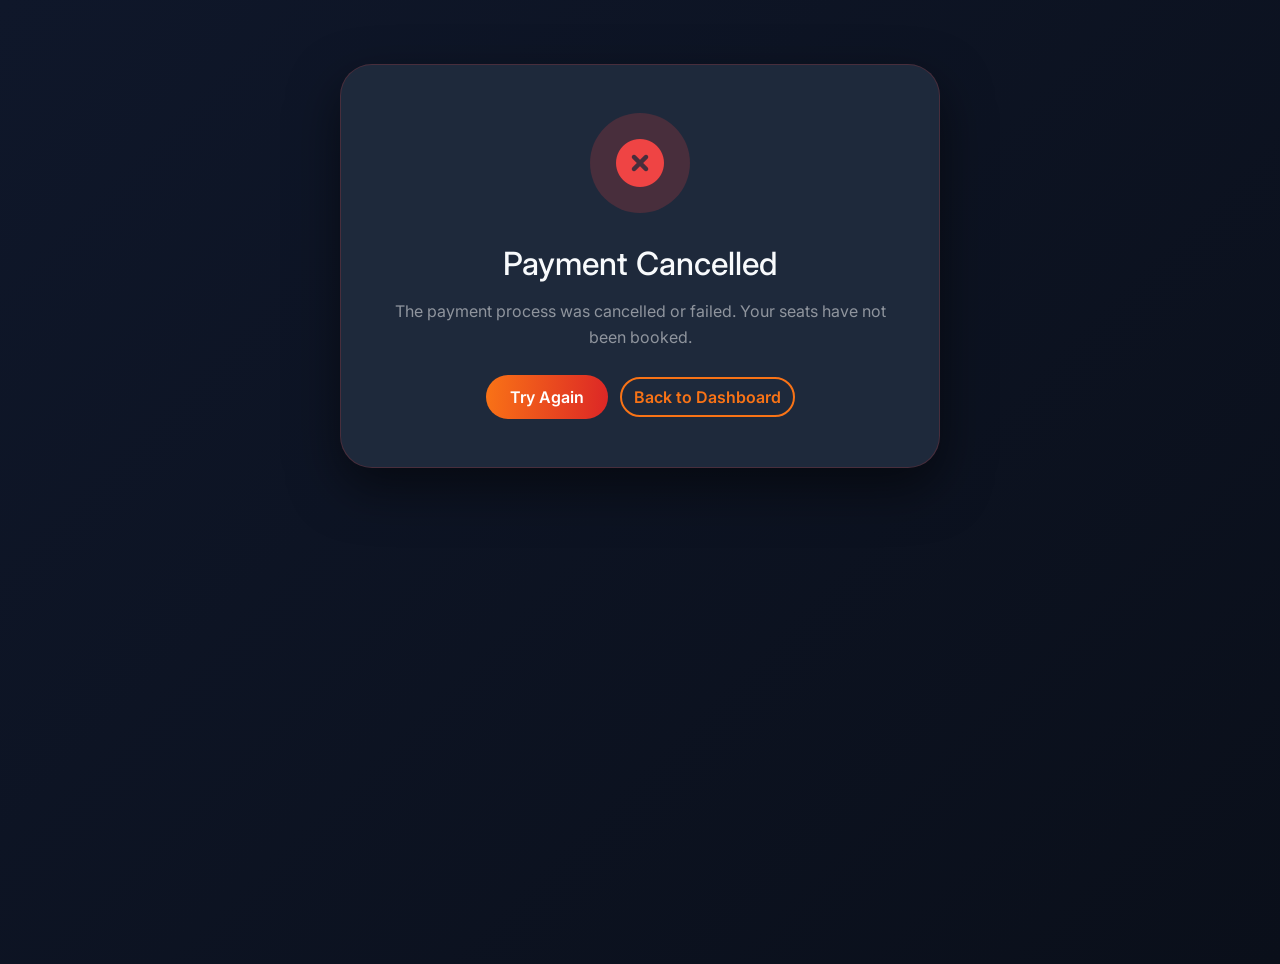
<file: frontend/payment-failed.html>
<!DOCTYPE html>
<html lang="en">
<head>
    <meta charset="UTF-8">
    <meta name="viewport" content="width=device-width, initial-scale=1.0">
    <title>CineBook - Payment Failed</title>
    <link rel="stylesheet" href="https://cdnjs.cloudflare.com/ajax/libs/font-awesome/6.4.0/css/all.min.css">
    <link href="https://cdn.jsdelivr.net/npm/bootstrap@5.3.0/dist/css/bootstrap.min.css" rel="stylesheet">
    <link href="https://fonts.googleapis.com/css2?family=Inter:wght@300;400;500;600;700;800&display=swap" rel="stylesheet">
    <link rel="stylesheet" href="css/style.css">
    <style>
        .error-card {
            background: #1e293b;
            border-radius: 2rem;
            padding: 3rem;
            max-width: 600px;
            margin: 4rem auto;
            text-align: center;
            border: 1px solid rgba(239, 68, 68, 0.2);
            box-shadow: 0 20px 50px rgba(0, 0, 0, 0.5);
        }
        .error-icon {
            width: 100px;
            height: 100px;
            background: rgba(239, 68, 68, 0.2);
            color: #ef4444;
            border-radius: 50%;
            display: flex;
            align-items: center;
            justify-content: center;
            font-size: 3rem;
            margin: 0 auto 2rem;
            animation: scaleIn 0.5s ease-out;
        }
    </style>
</head>
<body>

<div class="container">
    <div class="error-card">
        <div class="error-icon">
            <i class="fas fa-times-circle"></i>
        </div>
        <h2 class="mb-3">Payment Cancelled</h2>
        <p class="text-white-50">The payment process was cancelled or failed. Your seats have not been booked.</p>
        <div class="mt-4">
            <a href="booking.html" id="retryBtn" class="btn btn-primary">Try Again</a>
            <a href="dashboard.html" class="btn btn-outline-primary ms-2">Back to Dashboard</a>
        </div>
    </div>
</div>

<script src="https://code.jquery.com/jquery-3.7.1.min.js"></script>
<script src="js/api.js"></script>
<script src="js/common.js"></script>
<script>
    const bookingId = getUrlParam('bookingId');
    if (bookingId) {
        $('#retryBtn').attr('href', 'booking.html?bookingId=' + bookingId);
    }
</script>
</body>
</html>
</file>
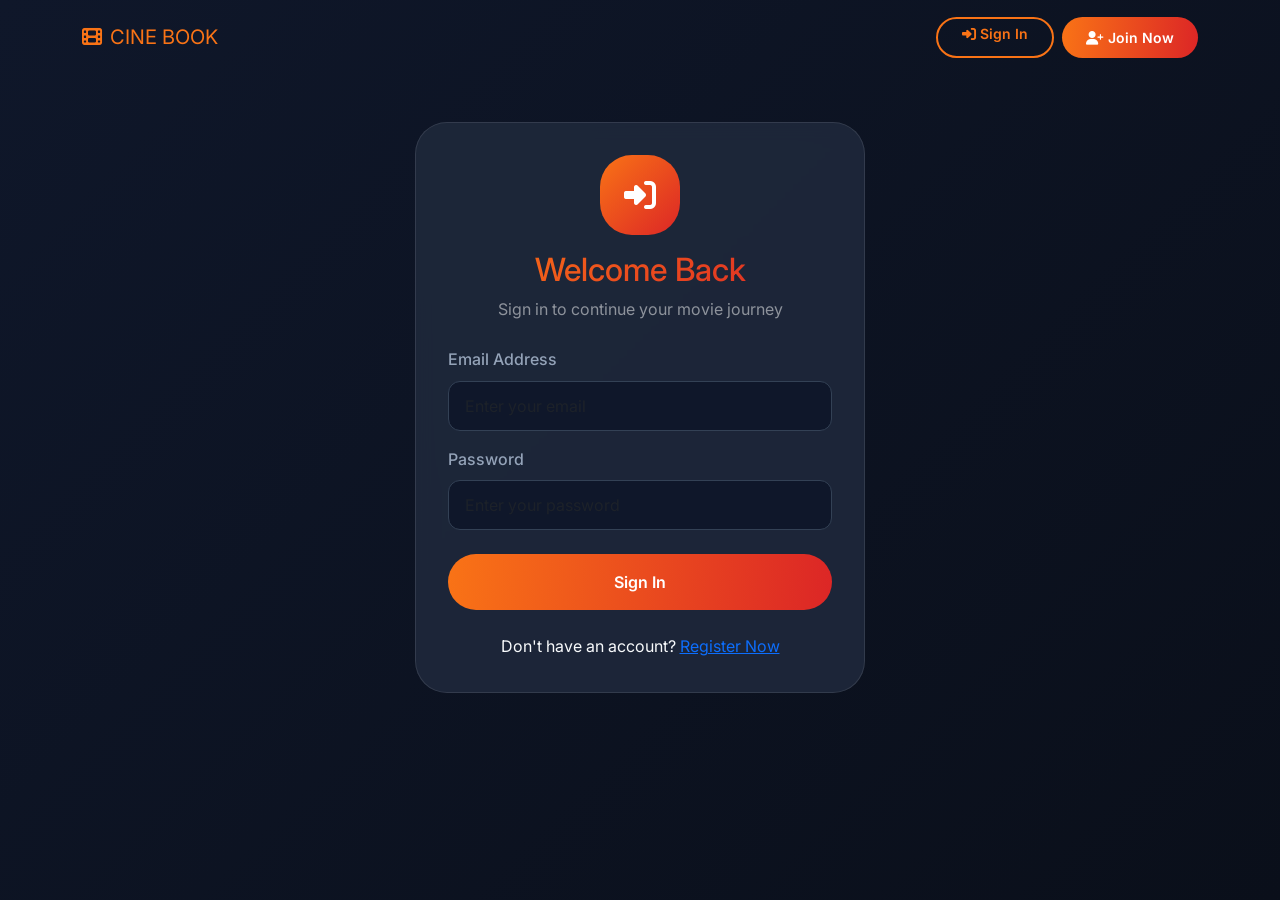
<file: frontend/payments.html>
<!DOCTYPE html>
<html lang="en">
<head>
    <meta charset="UTF-8">
    <meta name="viewport" content="width=device-width, initial-scale=1.0">
    <title>CineBook - Payment Records</title>
    <link rel="stylesheet" href="https://cdnjs.cloudflare.com/ajax/libs/font-awesome/6.4.0/css/all.min.css">
    <link href="https://cdn.jsdelivr.net/npm/bootstrap@5.3.0/dist/css/bootstrap.min.css" rel="stylesheet">
    <link href="https://fonts.googleapis.com/css2?family=Inter:wght@300;400;500;600;700;800&display=swap" rel="stylesheet">
    <link href="https://unpkg.com/aos@2.3.1/dist/aos.css" rel="stylesheet">
    <link rel="stylesheet" href="css/style.css">
    <link rel="stylesheet" href="css/sidebar.css">
    <style>
        .payment-table-container {
            background: #1e293b;
            border-radius: 1rem;
            padding: 1.5rem;
            border: 1px solid rgba(255,255,255,0.05);
        }
        .table { color: white; }
        .table thead th { border-bottom: 2px solid var(--gray); color: #94a3b8; font-weight: 600; }
        .table tbody td { border-bottom: 1px solid rgba(255,255,255,0.05); vertical-align: middle; padding: 1rem 0.75rem; }
        .payment-method { display: flex; align-items: center; gap: 0.5rem; }
        .method-paypal { color: #003087; }
        .method-card { color: #f97316; }
    </style>
</head>
<body>

<div class="wrapper">
    <!-- Sidebar -->
    <nav id="sidebar">
        <div class="sidebar-header">
            <h3 class="gradient-text"><i class="fas fa-crown me-2"></i>ADMIN PANEL</h3>
        </div>

        <ul class="list-unstyled components">
            <li><a href="admin-dashboard.html"><i class="fas fa-chart-line"></i> Overview</a></li>
            <li><a href="manage-users.html"><i class="fas fa-users"></i> Manage Users</a></li>
            <li><a href="movies.html"><i class="fas fa-film"></i> Manage Movies</a></li>
            <li><a href="my-bookings.html"><i class="fas fa-ticket-alt"></i> All Bookings</a></li>
            <li class="active"><a href="payments.html"><i class="fas fa-money-bill-wave"></i> Payments</a></li>
        </ul>

        <div class="sidebar-footer">
            <a href="#" class="logout-btn text-danger text-decoration-none">
                <i class="fas fa-sign-out-alt me-2"></i> Logout
            </a>
        </div>
    </nav>

    <!-- Page Content -->
    <div id="content">
        <button type="button" id="sidebarCollapse" class="btn">
            <i class="fas fa-bars"></i>
        </button>

        <div class="container py-4">
            <div class="d-flex justify-content-between align-items-center mb-4">
                <div>
                    <h1 class="display-6 fw-bold">Payment Records</h1>
                    <p class="text-white-50">Transaction history and revenue tracking</p>
                </div>
                <div class="stat-card px-4 py-2">
                    <div class="text-white-50 small">Total Revenue</div>
                    <div class="h4 mb-0 text-success" id="totalRevenue">LKR 0</div>
                </div>
            </div>

            <div class="payment-table-container" data-aos="fade-up">
                <div class="table-responsive">
                    <table class="table">
                        <thead>
                            <tr>
                                <th>Transaction ID</th>
                                <th>Booking Ref</th>
                                <th>Method</th>
                                <th>Amount</th>
                                <th>Date</th>
                                <th>Status</th>
                            </tr>
                        </thead>
                        <tbody id="paymentTableBody">
                            <!-- Payments will be loaded here -->
                        </tbody>
                    </table>
                </div>
            </div>
        </div>
    </div>
</div>

<div class="toast-container"></div>
<div id="loadingSpinner" class="spinner-overlay"><div class="spinner"></div></div>

<script src="https://code.jquery.com/jquery-3.7.1.min.js"></script>
<script src="https://cdn.jsdelivr.net/npm/bootstrap@5.3.0/dist/js/bootstrap.bundle.min.js"></script>
<script src="https://unpkg.com/aos@2.3.1/dist/aos.js"></script>
<script src="js/api.js"></script>
<script src="js/common.js"></script>
<script src="js/sidebar.js"></script>

<script>
    AOS.init({ duration: 800, once: true });

    function loadPayments() {
        showSpinner();
        API.admin.getPayments(function(error, payments) {
            hideSpinner();
            if (error) {
                showToast('Failed to load payments', 'error');
                return;
            }

            let total = 0;
            const body = $('#paymentTableBody');
            body.empty();

            payments.sort((a,b) => new Date(b.paymentDate) - new Date(a.paymentDate)).forEach(p => {
                total += p.amount;
                const methodIcon = p.paymentMethod === 'PAYPAL' ? 'fab fa-cc-paypal method-paypal' : 'fas fa-credit-card method-card';
                
                body.append(`
                    <tr>
                        <td><code class="text-primary">${p.transactionId}</code></td>
                        <td><a href="my-bookings.html?ref=${p.bookingReference}" class="text-decoration-none">${p.bookingReference}</a></td>
                        <td>
                            <div class="payment-method">
                                <i class="${methodIcon}"></i>
                                <span>${p.paymentMethod}</span>
                            </div>
                        </td>
                        <td class="fw-bold">${formatCurrency(p.amount)}</td>
                        <td>${formatDate(p.paymentDate)}</td>
                        <td><span class="badge bg-success">COMPLETED</span></td>
                    </tr>
                `);
            });

            $('#totalRevenue').text(formatCurrency(total));
        });
    }

    $(document).ready(function() {
        loadPayments();
    });
</script>
</body>
</html>
</file>
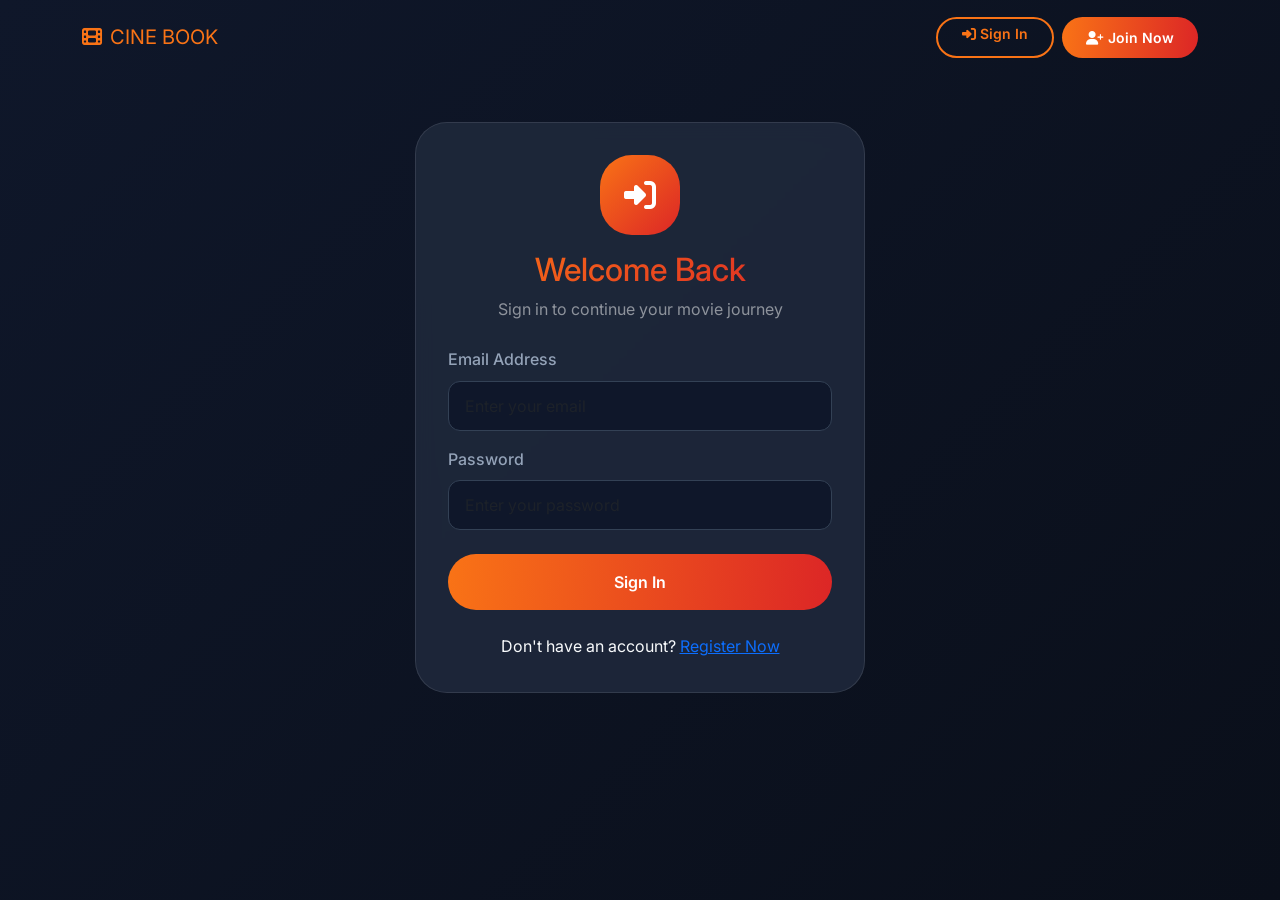
<file: frontend/profile.html>
<!DOCTYPE html>
<html lang="en">
<head>
    <meta charset="UTF-8">
    <meta name="viewport" content="width=device-width, initial-scale=1.0">
    <title>CineBook - My Profile</title>
    <link rel="stylesheet" href="https://cdnjs.cloudflare.com/ajax/libs/font-awesome/6.4.0/css/all.min.css">
    <link href="https://cdn.jsdelivr.net/npm/bootstrap@5.3.0/dist/css/bootstrap.min.css" rel="stylesheet">
    <link href="https://fonts.googleapis.com/css2?family=Inter:wght@300;400;500;600;700;800&display=swap" rel="stylesheet">
    <link rel="stylesheet" href="css/style.css">
    <link rel="stylesheet" href="css/sidebar.css">
    <style>
        .profile-card { background: linear-gradient(135deg, #1e293b, #0f172a); border-radius: 1.5rem; padding: 2rem; margin-bottom: 2rem; }
        .profile-avatar { width: 120px; height: 120px; background: linear-gradient(135deg, #f97316, #dc2626); border-radius: 50%; display: flex; align-items: center; justify-content: center; margin: 0 auto 1rem; font-size: 3rem; font-weight: bold; color: white; }
    </style>
</head>
<body>

<div class="wrapper">
    <!-- Sidebar -->
    <nav id="sidebar">
        <div class="sidebar-header">
            <h3 class="gradient-text"><i class="fas fa-film me-2"></i>CINEBOOK</h3>
        </div>

        <ul class="list-unstyled components" id="sidebarMenu">
            <li><a href="dashboard.html"><i class="fas fa-th-large"></i> Dashboard</a></li>
            <li><a href="movies.html"><i class="fas fa-film"></i> Movies</a></li>
            <li><a href="my-bookings.html"><i class="fas fa-ticket-alt"></i> My Bookings</a></li>
            <li><a href="profile.html"><i class="fas fa-user-circle"></i> Profile</a></li>
            <li><a href="feedback.html"><i class="fas fa-star"></i> Feedback</a></li>
        </ul>

        <div class="sidebar-footer">
            <a href="#" class="logout-btn text-danger text-decoration-none">
                <i class="fas fa-sign-out-alt me-2"></i> Logout
            </a>
        </div>
    </nav>

    <!-- Page Content -->
    <div id="content">
        <button type="button" id="sidebarCollapse" class="btn">
            <i class="fas fa-bars"></i>
        </button>

        <nav class="navbar navbar-expand-lg py-3 d-md-none">
            <div class="container-fluid">
                <a class="navbar-brand" href="index.html" style="color:#f97316;">
                    <i class="fas fa-film me-2"></i>CINE BOOK</a>
            </div>
        </nav>

        <div class="container py-4">
    <div class="row"><div class="col-lg-6 mx-auto"><div class="profile-card"><div class="profile-avatar" id="userAvatar">JD</div><h2 class="text-center" id="profileName">John Doe</h2><p class="text-center text-white-50" id="profileEmail">john@example.com</p><p class="text-center"><span class="badge bg-primary" id="profileRole">CUSTOMER</span></p><hr><div class="row text-center"><div class="col-4"><h4 id="totalBookings">0</h4><small class="text-white-50">Bookings</small></div><div class="col-4"><h4 id="totalSpent">LKR 0</h4><small class="text-white-50">Spent</small></div><div class="col-4"><h4 id="avgRating">0</h4><small class="text-white-50">Avg Rating</small></div></div></div>
        <div class="card p-4"><h5><i class="fas fa-lock text-primary me-2"></i>Change Password</h5><form id="changePasswordForm"><div class="mb-3"><label>Current Password</label><input type="password" id="currentPassword" class="form-control" required></div><div class="mb-3"><label>New Password</label><input type="password" id="newPassword" class="form-control" required minlength="6"></div><div class="mb-3"><label>Confirm Password</label><input type="password" id="confirmPassword" class="form-control" required></div><button type="submit" class="btn btn-primary w-100">Update Password</button></form></div>
        <div class="text-center mt-4"><button class="btn btn-outline-danger" onclick="logout()"><i class="fas fa-sign-out-alt me-2"></i>Logout</button></div>
    </div></div>
</div>

<div class="toast-container"></div>
<div id="loadingSpinner" class="spinner-overlay"><div class="spinner"></div></div>

<script src="https://code.jquery.com/jquery-3.7.1.min.js"></script>
<script src="https://cdn.jsdelivr.net/npm/bootstrap@5.3.0/dist/js/bootstrap.bundle.min.js"></script>
</div>
</div>
</div>

<script src="js/api.js"></script>
<script src="js/common.js"></script>
<script src="js/sidebar.js"></script>
<script>
    // Adjust sidebar based on role
    $(document).ready(function() {
        const user = JSON.parse(localStorage.getItem('user'));
        if (user && user.role === 'ADMIN') {
            $('#sidebar .sidebar-header h3').html('<i class="fas fa-crown me-2"></i>ADMIN PANEL');
            $('#sidebarMenu').html(`
                <li><a href="admin-dashboard.html"><i class="fas fa-chart-line"></i> Overview</a></li>
                <li><a href="manage-users.html"><i class="fas fa-users"></i> Manage Users</a></li>
                <li><a href="movies.html"><i class="fas fa-film"></i> Manage Movies</a></li>
                <li><a href="my-bookings.html"><i class="fas fa-ticket-alt"></i> All Bookings</a></li>
                <li><a href="payments.html"><i class="fas fa-money-bill-wave"></i> Payments</a></li>
            `);
        }
    });
</script>

<script>
    const user = getUser();
    if (!user.name) { window.location.href = 'login.html'; }

    $('#userAvatar').text(user.name.split(' ').map(n=>n[0]).join('').toUpperCase());
    $('#profileName').text(user.name);
    $('#profileEmail').text(user.email);
    $('#profileRole').text(user.role);

    API.bookings.getUserBookings(function(error, bookings) {
        if (!error) {
            let total = 0;
            bookings.forEach(b => { if (b.status === 'CONFIRMED') total += b.totalAmount; });
            $('#totalBookings').text(bookings.length);
            $('#totalSpent').text(formatCurrency(total));
        }
    });

    $('#changePasswordForm').on('submit', function(e) {
        e.preventDefault();
        let current = $('#currentPassword').val(), newPwd = $('#newPassword').val(), confirm = $('#confirmPassword').val();
        if (!current || !newPwd) { showToast('Please fill all fields', 'warning'); return; }
        if (newPwd !== confirm) { showToast('New passwords do not match', 'warning'); return; }
        if (newPwd.length < 6) { showToast('Password must be at least 6 characters', 'warning'); return; }
        showToast('Password updated successfully!', 'success');
        $('#changePasswordForm')[0].reset();
    });
</script>
</body>
</html>
</file>
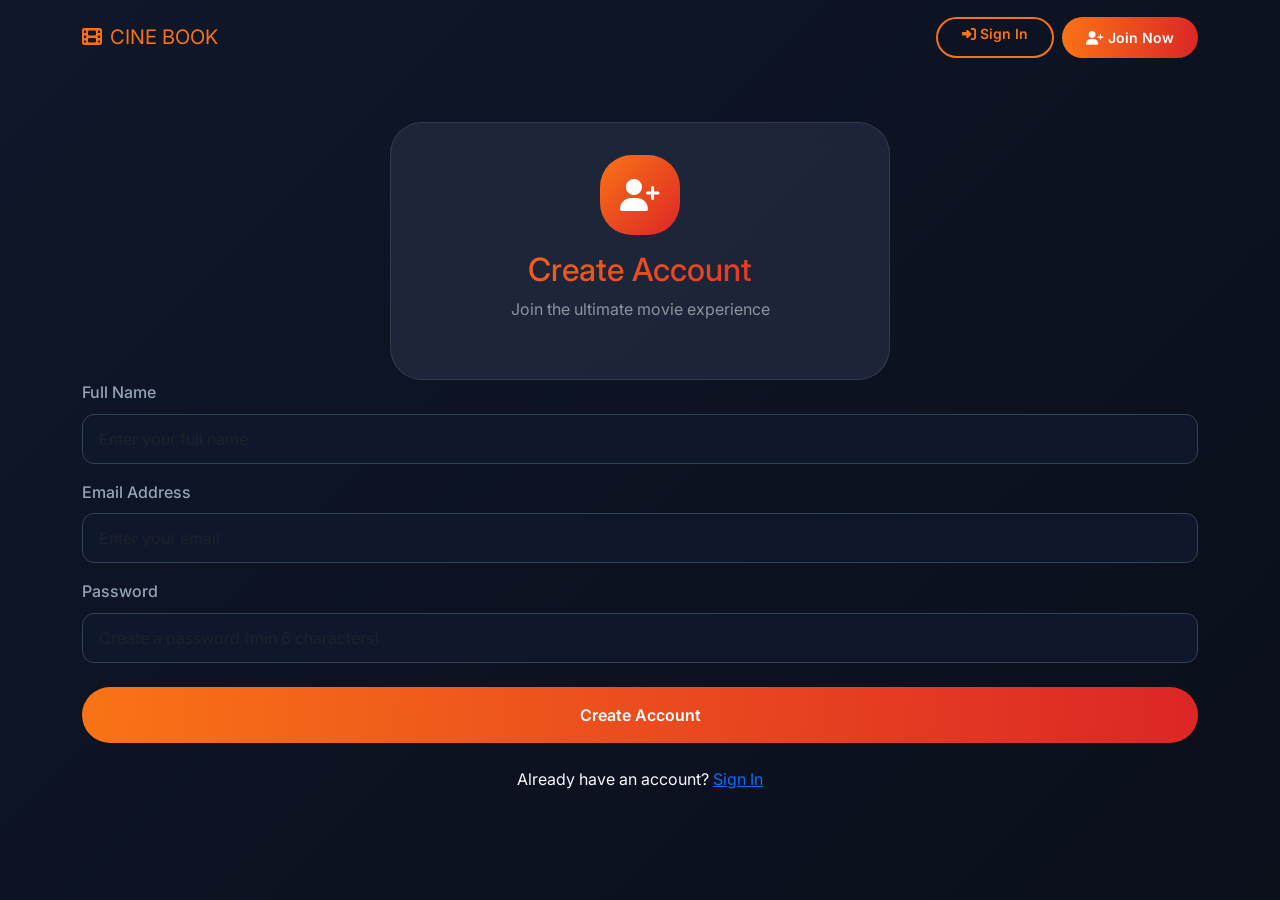
<file: frontend/register.html>
<!DOCTYPE html>
<html lang="en">
<head>
    <meta charset="UTF-8">
    <meta name="viewport" content="width=device-width, initial-scale=1.0">
    <title>CineBook - Create Account</title>
    <link rel="stylesheet" href="https://cdnjs.cloudflare.com/ajax/libs/font-awesome/6.4.0/css/all.min.css">
    <link href="https://cdn.jsdelivr.net/npm/bootstrap@5.3.0/dist/css/bootstrap.min.css" rel="stylesheet">
    <link href="https://fonts.googleapis.com/css2?family=Inter:wght@300;400;500;600;700;800&display=swap" rel="stylesheet">
    <link rel="stylesheet" href="css/style.css">
    <style>
        .register-card {
            max-width: 500px;
            margin: 0 auto;
            background: rgba(30, 41, 59, 0.9);
            backdrop-filter: blur(10px);
            border-radius: 2rem;
            padding: 2rem;
            border: 1px solid rgba(255,255,255,0.1);
        }
        .register-icon {
            width: 80px;
            height: 80px;
            background: linear-gradient(135deg, var(--primary), var(--secondary));
            border-radius: 2rem;
            display: flex;
            align-items: center;
            justify-content: center;
            margin: 0 auto 1rem;
            font-size: 2rem;
            color: white;
        }
        .role-selector {
            display: flex;
            gap: 1rem;
            margin-bottom: 1.5rem;
        }
        .role-option {
            flex: 1;
            text-align: center;
            padding: 0.75rem;
            background: #334155;
            border-radius: 0.75rem;
            cursor: pointer;
            transition: all 0.3s ease;
            border: 2px solid transparent;
        }
        .role-option.selected {
            background: linear-gradient(95deg, #f97316, #dc2626);
            border-color: white;
        }
        .role-option i { font-size: 1.25rem; margin-bottom: 0.25rem; display: block; }
    </style>
</head>
<body>

<nav class="navbar navbar-expand-lg py-3">
    <div class="container">
        <a class="navbar-brand" href="index.html" style="color:#f97316;">
   <i class="fas fa-film me-2"></i>CINE BOOK</a>
        <div class="ms-auto d-flex gap-2" id="navButtons"></div>
    </div>
</nav>

<div class="container py-5">
    <div class="register-card">
        <div class="register-icon"><i class="fas fa-user-plus"></i></div>
        <h2 class="text-center gradient-text">Create Account</h2>
        <p class="text-center text-white-50 mb-4">Join the ultimate movie experience</p>

        <!-- <div class="role-selector">
            <div class="role-option selected" data-role="CUSTOMER">
                <i class="fas fa-user"></i>Customer
            </div>
            <div class="role-option" data-role="ADMIN">
                <i class="fas fa-crown"></i>Admin
            </div> -->
        </div>

        <form id="registerForm">
            <div class="mb-3">
                <label class="form-label">Full Name</label>
                <input type="text" id="name" class="form-control" placeholder="Enter your full name" required>
            </div>
            <div class="mb-3">
                <label class="form-label">Email Address</label>
                <input type="email" id="email" class="form-control" placeholder="Enter your email" required>
            </div>
            <div class="mb-4">
                <label class="form-label">Password</label>
                <input type="password" id="password" class="form-control" placeholder="Create a password (min 6 characters)" required>
            </div>
            <button type="submit" class="btn btn-primary w-100 py-3" id="registerBtn">
                <span id="btnText">Create Account</span>
                <span id="btnSpinner" class="spinner-border spinner-border-sm d-none"></span>
            </button>
        </form>

        <p class="text-center mt-4 mb-0">Already have an account? <a href="login.html" class="text-primary">Sign In</a></p>
    </div>
</div>

<div class="toast-container"></div>
<div id="loadingSpinner" class="spinner-overlay"><div class="spinner"></div></div>

<script src="https://code.jquery.com/jquery-3.7.1.min.js"></script>
<script src="https://cdn.jsdelivr.net/npm/bootstrap@5.3.0/dist/js/bootstrap.bundle.min.js"></script>
<script src="js/api.js"></script>
<script src="js/common.js"></script>

<script>
    

    $('.role-option').on('click', function() {
        $('.role-option').removeClass('selected');
        $(this).addClass('selected');
        selectedRole = $(this).data('role');
    });

    $('#registerForm').on('submit', function(e) {
        e.preventDefault();

        const name = $('#name').val();
        const email = $('#email').val();
        const password = $('#password').val();

        if (!name || !email || !password) {
            showToast('Please fill all fields', 'warning');
            return;
        }

        if (password.length < 6) {
            showToast('Password must be at least 6 characters', 'warning');
            return;
        }

        $('#btnText').addClass('d-none');
        $('#btnSpinner').removeClass('d-none');
        $('#registerBtn').prop('disabled', true);

        API.auth.register({ name, email, password  }, function(error, result) {
            $('#btnText').removeClass('d-none');
            $('#btnSpinner').addClass('d-none');
            $('#registerBtn').prop('disabled', false);

            if (error) {
                showToast(error.message || 'Registration failed', 'error');
            } else {
                showToast('Welcome to CineBook, ' + result.name + '!', 'success');
                setTimeout(() => {
                    window.location.href = result.role === 'ADMIN' ? 'admin-dashboard.html' : 'dashboard.html';
                }, 1500);
            }
        });
    });
</script>
</body>
</html>
</file>
<file: frontend/css/style.css>
/* ========================================
   CineBook - Common Styles
   ======================================== */

:root {
    --primary: #f97316;
    --primary-dark: #ea580c;
    --secondary: #dc2626;
    --dark: #0f172a;
    --darker: #0a0f1a;
    --light: #f8fafc;
    --gray: #334155;
    --success: #22c55e;
    --warning: #f59e0b;
    --danger: #ef4444;
    --info: #3b82f6;
    --transition: all 0.3s ease;
}

* {
    margin: 0;
    padding: 0;
    box-sizing: border-box;
}

body {
    font-family: 'Inter', -apple-system, BlinkMacSystemFont, 'Segoe UI', Roboto, sans-serif;
    background: linear-gradient(135deg, var(--dark) 0%, var(--darker) 100%);
    color: var(--light);
    line-height: 1.6;
    min-height: 100vh;
}

/* Typography */
.gradient-text {
    background: linear-gradient(135deg, var(--primary), var(--secondary));
    -webkit-background-clip: text;
    background-clip: text;
    color: transparent;
}

/* Buttons */
.btn-primary {
    background: linear-gradient(95deg, var(--primary), var(--secondary));
    border: none;
    font-weight: 600;
    padding: 0.625rem 1.5rem;
    border-radius: 50px;
    transition: var(--transition);
}

.btn-primary:hover {
    transform: translateY(-2px);
    box-shadow: 0 10px 25px rgba(249, 115, 22, 0.3);
}

.btn-outline-primary {
    border: 2px solid var(--primary);
    color: var(--primary);
    border-radius: 50px;
    background: transparent;
    font-weight: 600;
    transition: var(--transition);
}

.btn-outline-primary:hover {
    background: var(--primary);
    color: white;
    transform: translateY(-2px);
}

/* Toast Container */
.toast-container {
    position: fixed;
    bottom: 1rem;
    right: 1rem;
    z-index: 1100;
}

.toast {
    background: #1e293b;
    border: 1px solid rgba(255, 255, 255, 0.1);
    border-radius: 12px;
}

/* Loading Spinner */
.spinner-overlay {
    position: fixed;
    top: 0;
    left: 0;
    width: 100%;
    height: 100%;
    background: rgba(0, 0, 0, 0.7);
    backdrop-filter: blur(5px);
    display: none;
    align-items: center;
    justify-content: center;
    z-index: 2000;
}

.spinner-overlay.active {
    display: flex;
}

.spinner {
    width: 50px;
    height: 50px;
    border: 3px solid rgba(249, 115, 22, 0.3);
    border-top-color: var(--primary);
    border-radius: 50%;
    animation: spin 1s linear infinite;
}

@keyframes spin {
    to { transform: rotate(360deg); }
}

/* Form Controls */
.form-control, .form-select {
    background: #0f172a;
    border: 1px solid var(--gray);
    border-radius: 0.75rem;
    padding: 0.75rem 1rem;
    color: white;
    transition: var(--transition);
}

.form-control:focus, .form-select:focus {
    background: #0f172a;
    border-color: var(--primary);
    box-shadow: 0 0 0 3px rgba(249, 115, 22, 0.1);
    color: white;
    outline: none;
}

.form-label {
    font-weight: 500;
    margin-bottom: 0.5rem;
    color: #94a3b8;
}

/* Cards */
.card {
    background: #1e293b;
    border: 1px solid rgba(255, 255, 255, 0.05);
    border-radius: 1rem;
    transition: var(--transition);
}

.card:hover {
    transform: translateY(-5px);
    box-shadow: 0 10px 30px rgba(0, 0, 0, 0.3);
}

/* Pagination */
.pagination .page-link {
    background: #1e293b;
    border-color: var(--gray);
    color: white;
}

.pagination .page-link:hover {
    background: var(--primary);
    border-color: var(--primary);
    color: white;
}

.pagination .page-item.active .page-link {
    background: var(--primary);
    border-color: var(--primary);
    color: white;
}

.pagination .page-item.disabled .page-link {
    background: #334155;
    color: #64748b;
}

/* Scrollbar */
::-webkit-scrollbar {
    width: 8px;
}

::-webkit-scrollbar-track {
    background: #1e293b;
}

::-webkit-scrollbar-thumb {
    background: var(--primary);
    border-radius: 4px;
}

::-webkit-scrollbar-thumb:hover {
    background: var(--primary-dark);
}

/* Responsive */
@media (max-width: 768px) {
    .btn-primary, .btn-outline-primary {
        padding: 0.5rem 1rem;
        font-size: 0.875rem;
    }

    .form-control, .form-select {
        padding: 0.5rem 0.75rem;
    }
}
</file>
<file: frontend/css/sidebar.css>
/* ========================================
   CineBook - Sidebar Styles
   ======================================== */

.wrapper {
    display: flex;
    width: 100%;
    align-items: stretch;
}

#sidebar {
    min-width: 280px;
    max-width: 280px;
    background: rgba(15, 23, 42, 0.95);
    backdrop-filter: blur(10px);
    color: #fff;
    transition: all 0.3s;
    border-right: 1px solid rgba(255, 255, 255, 0.05);
    height: 100vh;
    position: fixed;
    z-index: 1000;
}

#sidebar.active {
    margin-left: -280px;
}

#sidebar .sidebar-header {
    padding: 2rem 1.5rem;
    border-bottom: 1px solid rgba(255, 255, 255, 0.05);
}

#sidebar .sidebar-header h3 {
    font-weight: 700;
    margin: 0;
    font-size: 1.5rem;
}

#sidebar ul.components {
    padding: 1.5rem 0;
}

#sidebar ul li {
    padding: 0.25rem 1rem;
}

#sidebar ul li a {
    padding: 1rem 1.5rem;
    font-size: 1rem;
    display: flex;
    align-items: center;
    color: #94a3b8;
    text-decoration: none;
    border-radius: 12px;
    transition: var(--transition);
}

#sidebar ul li a i {
    margin-right: 15px;
    font-size: 1.25rem;
    width: 25px;
    text-align: center;
}

#sidebar ul li a:hover {
    color: #fff;
    background: rgba(255, 255, 255, 0.05);
}

#sidebar ul li.active > a {
    color: #fff;
    background: linear-gradient(135deg, var(--primary), var(--secondary));
    box-shadow: 0 4px 15px rgba(249, 115, 22, 0.2);
}

.sidebar-footer {
    position: absolute;
    bottom: 0;
    width: 100%;
    padding: 1.5rem;
    border-top: 1px solid rgba(255, 255, 255, 0.05);
}

/* Page Content */
#content {
    width: calc(100% - 280px);
    margin-left: 280px;
    min-height: 100vh;
    transition: all 0.3s;
}

#content.active {
    width: 100%;
    margin-left: 0;
}

/* Mobile Toggle */
#sidebarCollapse {
    display: none;
    position: fixed;
    top: 15px;
    left: 15px;
    z-index: 1001;
    background: var(--primary);
    border: none;
    color: white;
    padding: 8px 12px;
    border-radius: 8px;
}

@media (max-width: 768px) {
    #sidebar {
        margin-left: -280px;
    }
    #sidebar.active {
        margin-left: 0;
    }
    #content {
        width: 100%;
        margin-left: 0;
    }
    #content.active {
        margin-left: 280px;
    }
    #sidebarCollapse {
        display: block;
    }
}
</file>
